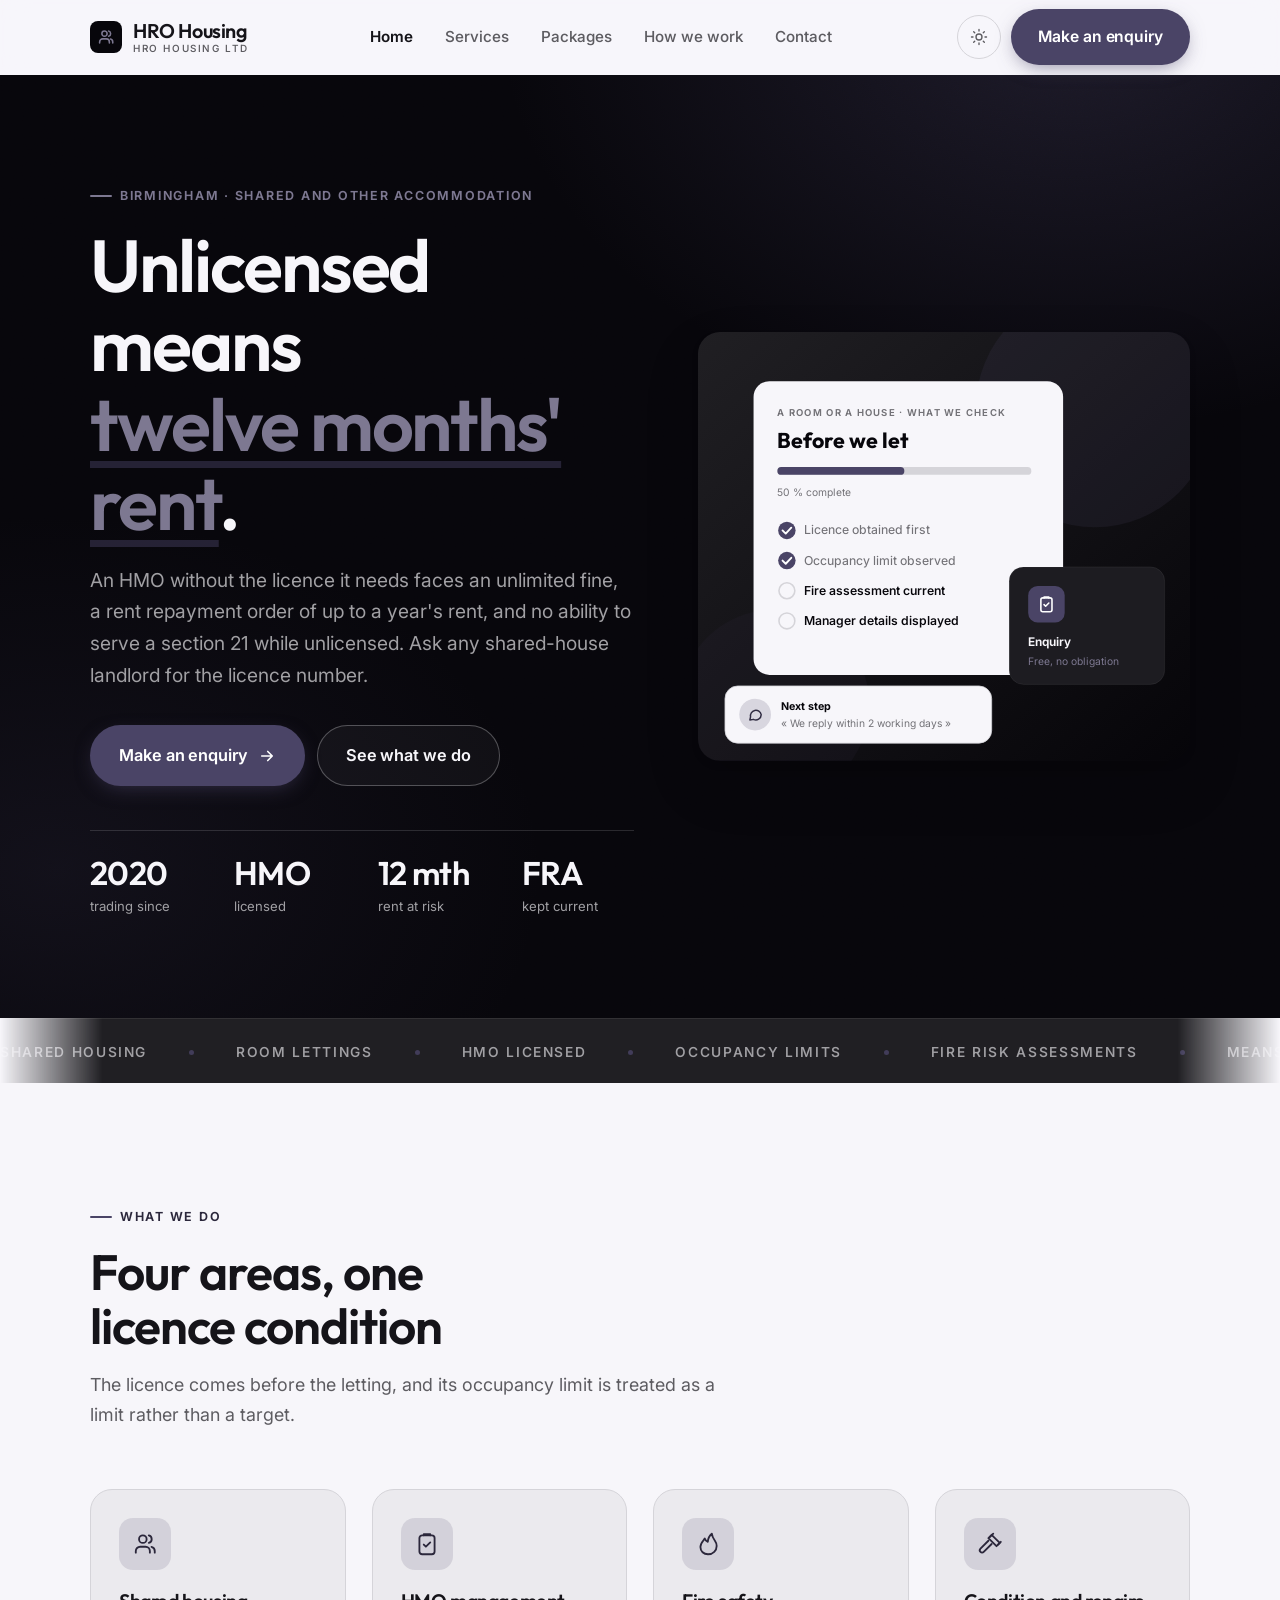
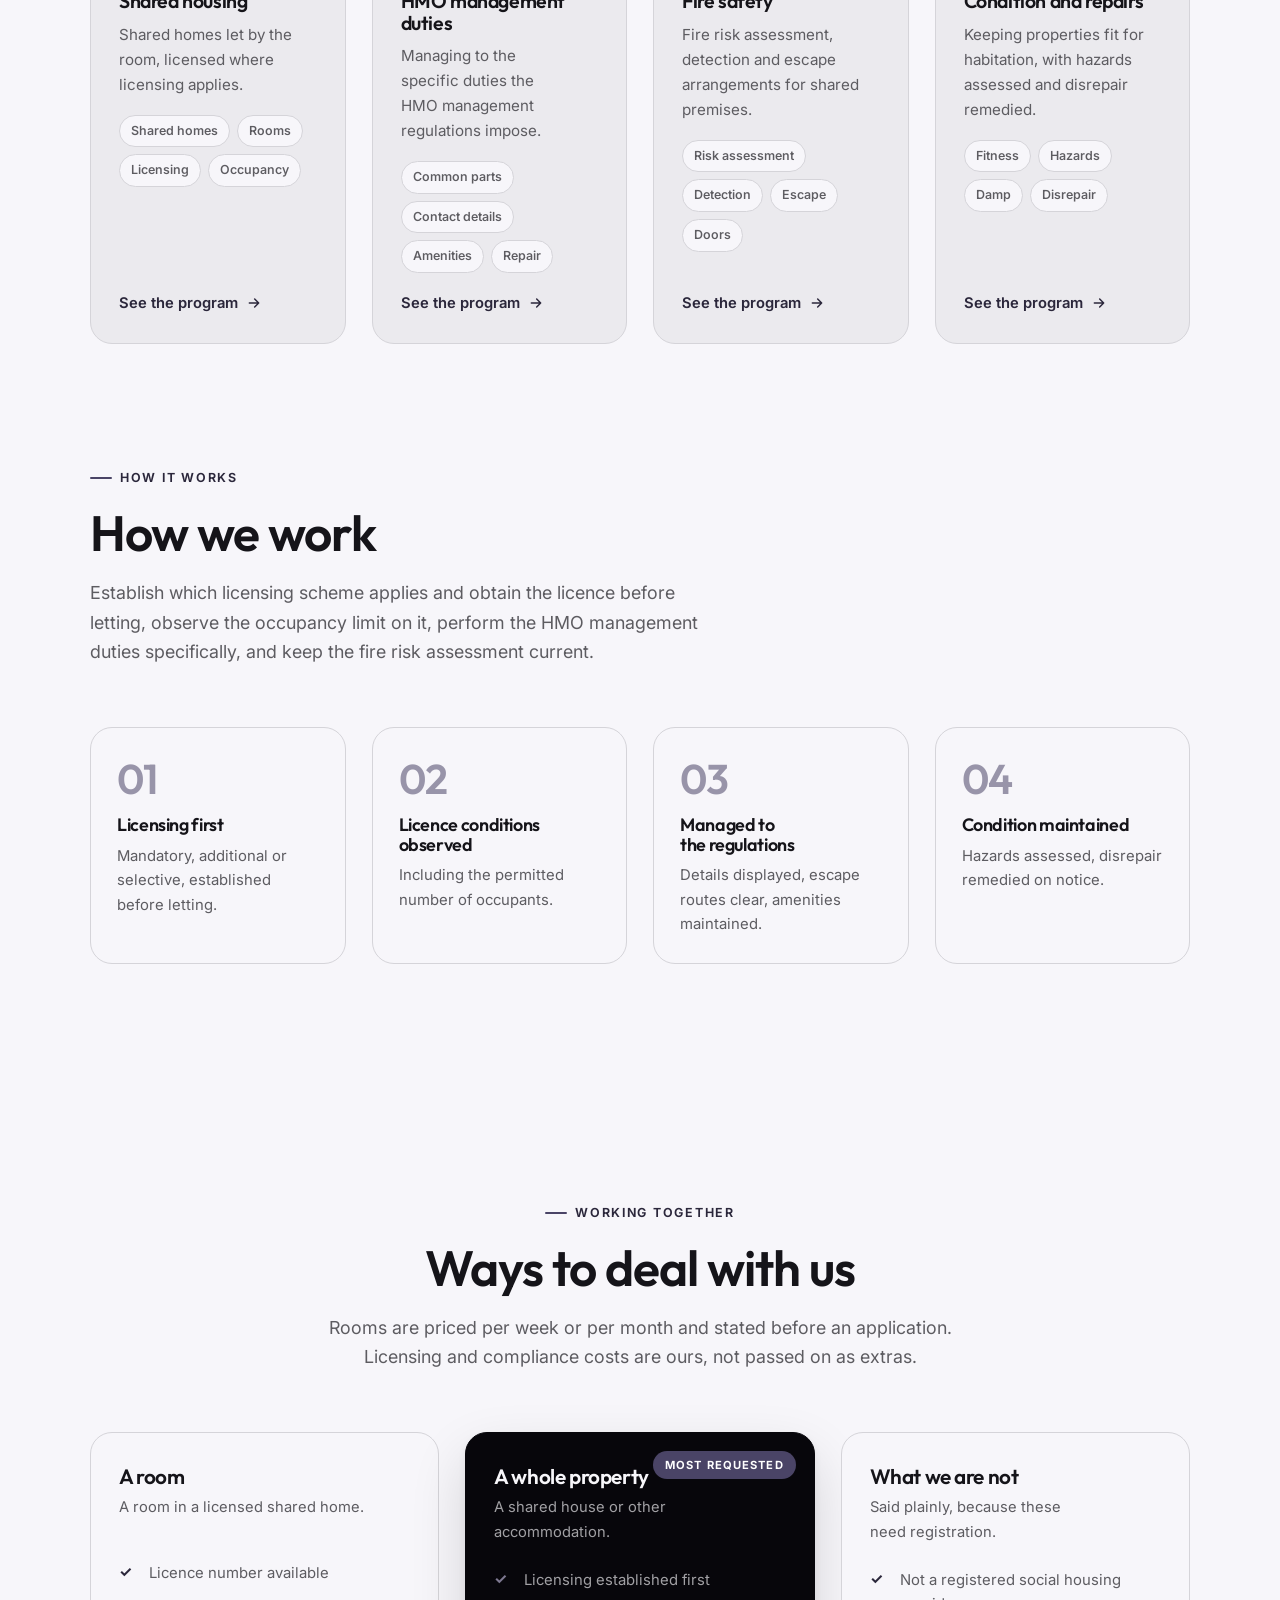
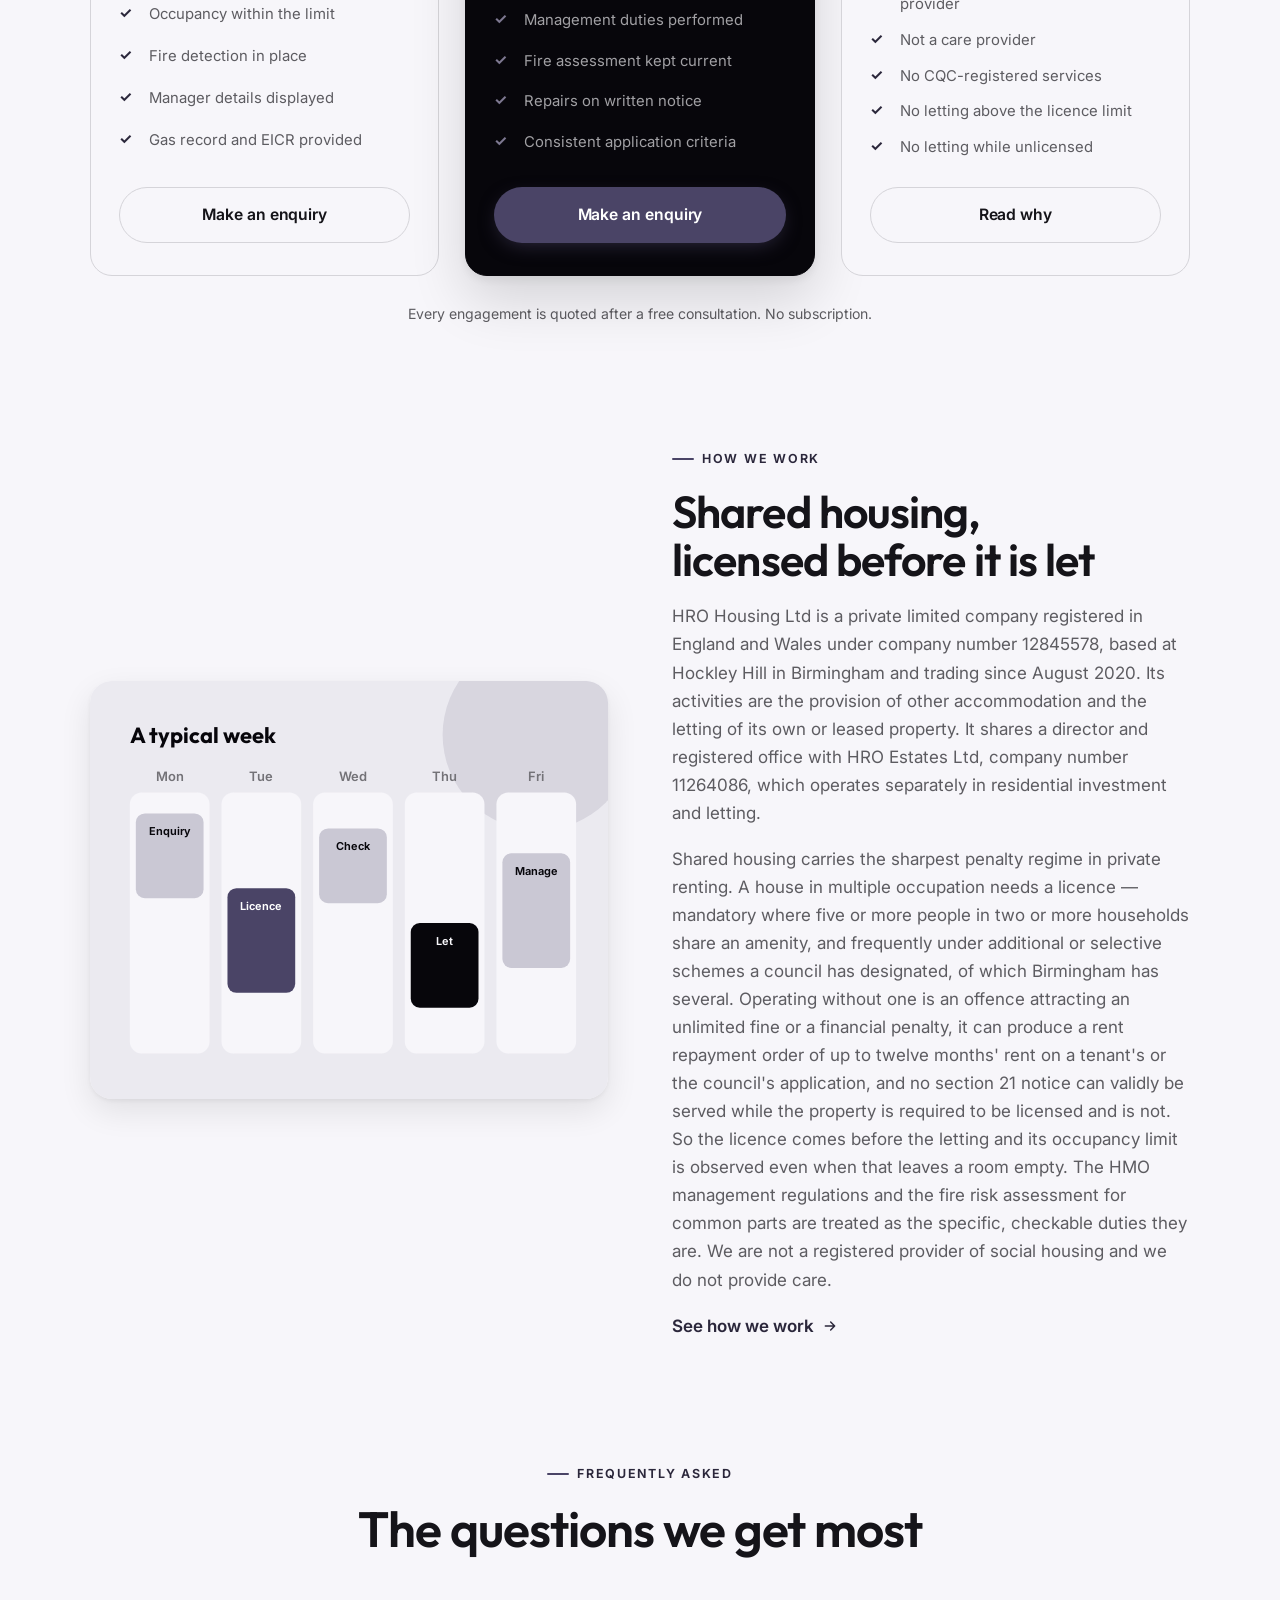
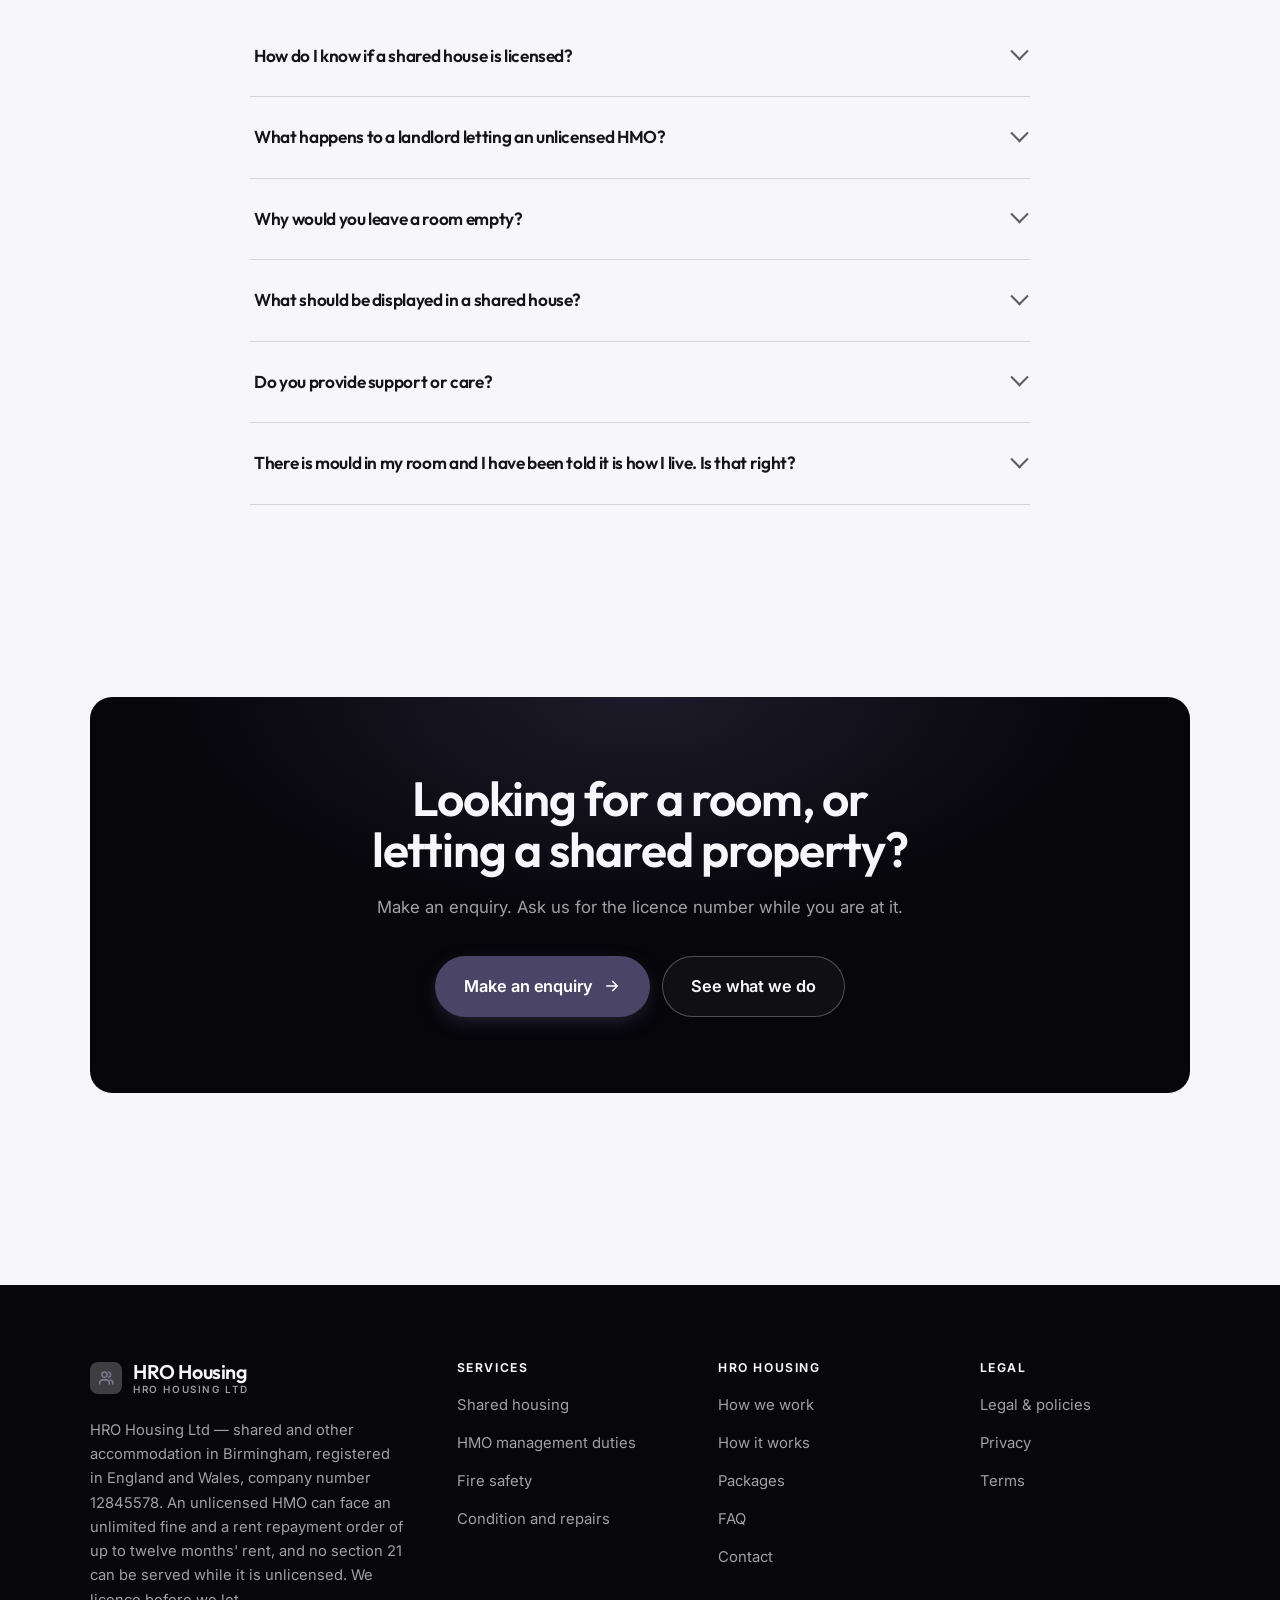
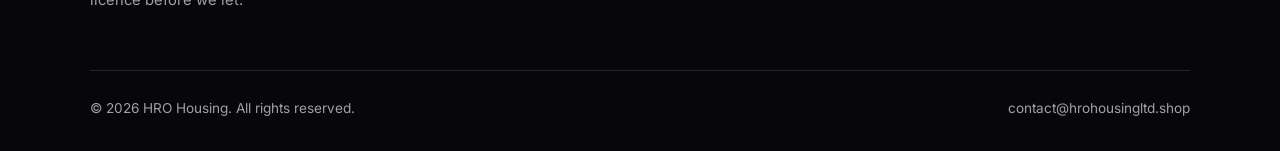
<file: index.html>
<!DOCTYPE html>
<html lang="en" class="no-js">
<head>
<meta charset="utf-8">
<meta name="viewport" content="width=device-width, initial-scale=1">
<title>HRO Housing Ltd — shared and other accommodation, Birmingham</title>
<meta name="description" content="HRO Housing Ltd, shared and other accommodation in Birmingham: licensed shared housing, room lettings, management and fire safety, and property condition.">
<link rel="canonical" href="https://hrohousingltd.shop/">

<meta property="og:type" content="website">
<meta property="og:url" content="https://hrohousingltd.shop/">
<meta property="og:site_name" content="HRO Housing">
<meta property="og:locale" content="en_US">
<meta property="og:title" content="HRO Housing Ltd — shared and other accommodation, Birmingham">
<meta property="og:description" content="HRO Housing Ltd, shared and other accommodation in Birmingham: licensed shared housing, room lettings, management and fire safety, and property condition.">
<meta name="theme-color" content="#07060b">

<link rel="icon" href="assets/img/favicon.svg" type="image/svg+xml">
<link rel="preconnect" href="https://fonts.googleapis.com">
<link rel="preconnect" href="https://fonts.gstatic.com" crossorigin>
<link rel="stylesheet" href="https://fonts.googleapis.com/css2?family=Outfit:wght@400;500;600;700&family=Inter:wght@400..700&display=swap">
<link rel="stylesheet" href="assets/css/style.css">

<!-- Thème appliqué avant le premier rendu (évite le flash) -->
<script>
document.documentElement.classList.remove('no-js');
(function(){try{var t=localStorage.getItem('site-theme');if(t){document.documentElement.setAttribute('data-theme',t);}}catch(e){}})();
</script>
<script type="application/ld+json">
{
  "@context": "https://schema.org",
  "@type": "Organization",
  "name": "HRO Housing",
  "url": "https://hrohousingltd.shop/",
  "email": "contact@hrohousingltd.shop",
  "description": "HRO Housing Ltd, shared and other accommodation in Birmingham: licensed shared housing, room lettings, management and fire safety, and property condition.",
  "areaServed": "US",
  "knowsLanguage": "en"
}
</script>
</head>

<body>
<a class="skip-link" href="#main">Skip to main content</a>

<header class="site-header">
  <nav class="wrap nav" aria-label="Main navigation">
    <a class="brand" href="index.html">
      <svg class="brand__mark" viewBox="0 0 64 64" aria-hidden="true">
        <rect class="bm-bg" width="64" height="64" rx="16"/>
        <g class="bm-ic" transform="translate(14 14) scale(1.5)" fill="none" stroke-width="2.1" stroke-linecap="round" stroke-linejoin="round"><path d="M16.5 20v-1.5a4 4 0 0 0-4-4h-5a4 4 0 0 0-4 4V20"/><circle cx="10" cy="7.5" r="3.5"/><path d="M21 20v-1.5a4 4 0 0 0-3-3.9M15.5 4.1a3.5 3.5 0 0 1 0 6.8"/></g>
      </svg>
      <span>HRO Housing<span class="brand__sub">HRO HOUSING LTD</span></span>
    </a>

    <ul class="nav__links" id="nav-links">
      <li><a href="index.html" aria-current="page">Home</a></li>
      <li><a href="programs.html">Services</a></li>
      <li><a href="index.html#pricing">Packages</a></li>
      <li><a href="about.html">How we work</a></li>
      <li><a href="contact.html">Contact</a></li>
      <li><a class="btn btn--primary" href="contact.html">Make an enquiry</a></li>
    </ul>

    <div class="nav__cta">
      <button class="theme-toggle" type="button" aria-label="Switch to dark theme">
        <svg class="icon-sun" viewBox="0 0 24 24" fill="none" stroke="currentColor" stroke-width="1.8" stroke-linecap="round" aria-hidden="true"><circle cx="12" cy="12" r="4"/><path d="M12 2v2m0 16v2M2 12h2m16 0h2M4.9 4.9l1.4 1.4m11.4 11.4 1.4 1.4M19.1 4.9l-1.4 1.4M6.3 17.7l-1.4 1.4"/></svg>
        <svg class="icon-moon" viewBox="0 0 24 24" fill="none" stroke="currentColor" stroke-width="1.8" stroke-linecap="round" stroke-linejoin="round" aria-hidden="true"><path d="M21 12.8A9 9 0 1 1 11.2 3a7 7 0 0 0 9.8 9.8z"/></svg>
      </button>
      <a class="btn btn--primary" href="contact.html">Make an enquiry</a>
      <button class="nav__toggle" type="button" aria-expanded="false" aria-controls="nav-links" aria-label="Open menu">
        <svg class="icon-open" viewBox="0 0 24 24" fill="none" stroke="currentColor" stroke-width="2" stroke-linecap="round" aria-hidden="true"><path d="M3 6h18M3 12h18M3 18h18"/></svg>
        <svg class="icon-close" viewBox="0 0 24 24" fill="none" stroke="currentColor" stroke-width="2" stroke-linecap="round" aria-hidden="true"><path d="M6 6l12 12M18 6L6 18"/></svg>
      </button>
    </div>
  </nav>
</header>

<main id="main">

<section class="hero">
  <div class="wrap hero__inner">
    <div>
      <span class="eyebrow hero__eyebrow">Birmingham · Shared and other accommodation</span>
      <h1>Unlicensed means<br> <em>twelve months' rent</em>.</h1>
      <p class="hero__lede">An HMO without the licence it needs faces an unlimited fine, a rent repayment order of up to a year's rent, and no ability to serve a section 21 while unlicensed. Ask any shared-house landlord for the licence number.</p>

      <div class="hero__actions">
        <a class="btn btn--primary btn--lg" href="contact.html">Make an enquiry <svg viewBox="0 0 24 24" fill="none" stroke="currentColor" stroke-width="2.2" stroke-linecap="round" stroke-linejoin="round" aria-hidden="true"><path d="M5 12h14M13 6l6 6-6 6"/></svg></a>
        <a class="btn btn--on-dark btn--lg" href="programs.html">See what we do</a>
      </div>

      <ul class="hero__proof">
        <li><span class="stat__num">2020</span><span class="stat__label">trading since</span></li>
        <li><span class="stat__num">HMO</span><span class="stat__label">licensed</span></li>
        <li><span class="stat__num">12 mth</span><span class="stat__label">rent at risk</span></li>
        <li><span class="stat__num">FRA</span><span class="stat__label">kept current</span></li>
      </ul>
    </div>

    <div class="hero__art">
      <svg viewBox="0 0 620 540" role="img" aria-label="What HRO Housing checks before letting, from the HMO licence to the fire risk assessment.">
        <defs>
          <linearGradient id="hbg" x1="0" y1="0" x2="1" y2="1">
            <stop offset="0" stop-color="#201f23"/><stop offset="1" stop-color="#060509"/>
          </linearGradient>
        </defs>
        <rect width="620" height="540" rx="22" fill="url(#hbg)"/>
        <circle cx="500" cy="96" r="150" fill="#4a4466" opacity=".16"/>
        <circle cx="96" cy="470" r="120" fill="#4a4466" opacity=".08"/>

        <g style="font-family: var(--font-body)">
          <!-- Carte programme -->
          <rect x="70" y="62" width="390" height="370" rx="20" fill="#f7f6fa"/>
          <text x="100" y="106" font-size="12" font-weight="650" letter-spacing="1.6" fill="#737277">A ROOM OR A HOUSE · WHAT WE CHECK</text>
          <text x="100" y="146" font-size="27" font-weight="700" fill="#07060b" style="font-family: var(--font-display)">Before we let</text>
          <rect x="100" y="170" width="320" height="10" rx="5" fill="#d5d4d9"/>
          <rect x="100" y="170" width="160" height="10" rx="5" fill="#4a4466"/>
          <text x="100" y="206" font-size="13" fill="#737277">50 % complete</text>
          <circle cx="112" cy="250" r="11" fill="#4a4466"/><path d="M106.5 250l4 4 7-7.5" fill="none" stroke="#ffffff" stroke-width="2.4" stroke-linecap="round" stroke-linejoin="round"/><text x="134" y="255" font-size="15.5" fill="#737277" font-weight="450">Licence obtained first</text>
          <circle cx="112" cy="288" r="11" fill="#4a4466"/><path d="M106.5 288l4 4 7-7.5" fill="none" stroke="#ffffff" stroke-width="2.4" stroke-linecap="round" stroke-linejoin="round"/><text x="134" y="293" font-size="15.5" fill="#737277" font-weight="450">Occupancy limit observed</text>
          <circle cx="112" cy="326" r="10" fill="none" stroke="#d5d4d9" stroke-width="2"/><text x="134" y="331" font-size="15.5" fill="#07060b" font-weight="560">Fire assessment current</text>
          <circle cx="112" cy="364" r="10" fill="none" stroke="#d5d4d9" stroke-width="2"/><text x="134" y="369" font-size="15.5" fill="#07060b" font-weight="560">Manager details displayed</text>

          <!-- Carte séance -->
          <rect x="392" y="296" width="196" height="148" rx="18" fill="#1d1c21" stroke="#ffffff" stroke-opacity=".08"/>
          <rect x="416" y="320" width="46" height="46" rx="12" fill="#4a4466"/>
          <g transform="translate(427 331)" fill="none" stroke="#ffffff" color="#ffffff" stroke-width="2" stroke-linecap="round" stroke-linejoin="round"><rect x="5" y="4" width="14" height="17.5" rx="2.5"/><path d="M9 4V3h6v1M9 12.5l2 2 4-4"/></g>
          <text x="416" y="396" font-size="15" font-weight="650" fill="#f7f6fa">Enquiry</text>
          <text x="416" y="420" font-size="13" fill="#7d7891">Free, no obligation</text>

          <!-- Retour du coach -->
          <rect x="34" y="446" width="336" height="72" rx="16" fill="#f7f6fa" stroke="#d5d4d9"/>
          <circle cx="72" cy="482" r="20" fill="#d8d6df"/>
          <g transform="translate(62 472) scale(.84)" fill="none" stroke="#302c42" stroke-width="2.2" stroke-linecap="round" stroke-linejoin="round"><path d="M21 12a8 8 0 0 1-11.6 7.1L4 20l1-4.6A8 8 0 1 1 21 12z"/></g>
          <text x="104" y="476" font-size="13.5" font-weight="700" fill="#07060b">Next step</text>
          <text x="104" y="498" font-size="13" fill="#737277">« We reply within 2 working days »</text>
        </g>
      </svg>
    </div>
  </div>
</section>

<div class="marquee" aria-hidden="true">
  <div class="marquee__track"><span>Shared housing</span><span>Room lettings</span><span>HMO licensed</span><span>Occupancy limits</span><span>Fire risk assessments</span><span>Means of escape</span><span>Common parts maintained</span><span>Manager details displayed</span><span>Gas and EICR</span><span>Not a care provider</span><span>Shared housing</span><span>Room lettings</span><span>HMO licensed</span><span>Occupancy limits</span><span>Fire risk assessments</span><span>Means of escape</span><span>Common parts maintained</span><span>Manager details displayed</span><span>Gas and EICR</span><span>Not a care provider</span></div>
</div>

<section class="section wrap" id="programs">
  <div class="section-head reveal">
    <span class="eyebrow">What we do</span>
    <h2>Four areas, one licence condition</h2>
    <p>The licence comes before the letting, and its occupancy limit is treated as a limit rather than a target.</p>
  </div>
  <div class="grid grid--4 reveal-group">
    <a class="card" href="programs.html#shared">
      <div class="card__icon"><svg viewBox="0 0 24 24" fill="none" stroke="currentColor" stroke-width="1.7" stroke-linecap="round" stroke-linejoin="round" aria-hidden="true"><path d="M16.5 20v-1.5a4 4 0 0 0-4-4h-5a4 4 0 0 0-4 4V20"/><circle cx="10" cy="7.5" r="3.5"/><path d="M21 20v-1.5a4 4 0 0 0-3-3.9M15.5 4.1a3.5 3.5 0 0 1 0 6.8"/></svg></div>
      <h3>Shared housing</h3>
      <p>Shared homes let by the room, licensed where licensing applies.</p>
      <ul class="tags"><li>Shared homes</li><li>Rooms</li><li>Licensing</li><li>Occupancy</li></ul>
      <span class="arrow-link">See the program <svg viewBox="0 0 24 24" fill="none" stroke="currentColor" stroke-width="2.2" stroke-linecap="round" stroke-linejoin="round" aria-hidden="true"><path d="M5 12h14M13 6l6 6-6 6"/></svg></span>
    </a>
    <a class="card" href="programs.html#management">
      <div class="card__icon"><svg viewBox="0 0 24 24" fill="none" stroke="currentColor" stroke-width="1.7" stroke-linecap="round" stroke-linejoin="round" aria-hidden="true"><rect x="5" y="4" width="14" height="17.5" rx="2.5"/><path d="M9 4V3h6v1M9 12.5l2 2 4-4"/></svg></div>
      <h3>HMO management duties</h3>
      <p>Managing to the specific duties the HMO management regulations impose.</p>
      <ul class="tags"><li>Common parts</li><li>Contact details</li><li>Amenities</li><li>Repair</li></ul>
      <span class="arrow-link">See the program <svg viewBox="0 0 24 24" fill="none" stroke="currentColor" stroke-width="2.2" stroke-linecap="round" stroke-linejoin="round" aria-hidden="true"><path d="M5 12h14M13 6l6 6-6 6"/></svg></span>
    </a>
    <a class="card" href="programs.html#fire">
      <div class="card__icon"><svg viewBox="0 0 24 24" fill="none" stroke="currentColor" stroke-width="1.7" stroke-linecap="round" stroke-linejoin="round" aria-hidden="true"><path d="M12 21.5c-4 0-7-2.8-7-6.7 0-3.4 2.4-5.6 4-7.8.6 1.6 1.6 2.6 2.8 3 .2-3.1 1.4-5.6 3.7-7.5.3 3 1.6 4.8 3 6.7 1.1 1.5 1.5 3 1.5 4.6 0 4.2-3.3 7.7-8 7.7z"/></svg></div>
      <h3>Fire safety</h3>
      <p>Fire risk assessment, detection and escape arrangements for shared premises.</p>
      <ul class="tags"><li>Risk assessment</li><li>Detection</li><li>Escape</li><li>Doors</li></ul>
      <span class="arrow-link">See the program <svg viewBox="0 0 24 24" fill="none" stroke="currentColor" stroke-width="2.2" stroke-linecap="round" stroke-linejoin="round" aria-hidden="true"><path d="M5 12h14M13 6l6 6-6 6"/></svg></span>
    </a>
    <a class="card" href="programs.html#condition">
      <div class="card__icon"><svg viewBox="0 0 24 24" fill="none" stroke="currentColor" stroke-width="1.7" stroke-linecap="round" stroke-linejoin="round" aria-hidden="true"><path d="M13.5 3.5 21 11l-3 3-7.5-7.5z"/><path d="M10.5 9 3.2 16.3a2.1 2.1 0 0 0 3 3L13.5 12"/><path d="M15 2.5 12 5.5M19.5 12.5 22 10"/></svg></div>
      <h3>Condition and repairs</h3>
      <p>Keeping properties fit for habitation, with hazards assessed and disrepair remedied.</p>
      <ul class="tags"><li>Fitness</li><li>Hazards</li><li>Damp</li><li>Disrepair</li></ul>
      <span class="arrow-link">See the program <svg viewBox="0 0 24 24" fill="none" stroke="currentColor" stroke-width="2.2" stroke-linecap="round" stroke-linejoin="round" aria-hidden="true"><path d="M5 12h14M13 6l6 6-6 6"/></svg></span>
    </a>
  </div>
</section>

<section class="section section--flush wrap" id="how-it-works">
  <div class="section-head reveal">
    <span class="eyebrow">How it works</span>
    <h2>How we work</h2>
    <p>Establish which licensing scheme applies and obtain the licence before letting, observe the occupancy limit on it, perform the HMO management duties specifically, and keep the fire risk assessment current.</p>
  </div>
  <div class="grid grid--4 steps reveal-group">
    <article class="step">
      <h3>Licensing first</h3>
      <p>Mandatory, additional or selective, established before letting.</p>
    </article>
    <article class="step">
      <h3>Licence conditions observed</h3>
      <p>Including the permitted number of occupants.</p>
    </article>
    <article class="step">
      <h3>Managed to the regulations</h3>
      <p>Details displayed, escape routes clear, amenities maintained.</p>
    </article>
    <article class="step">
      <h3>Condition maintained</h3>
      <p>Hazards assessed, disrepair remedied on notice.</p>
    </article>
  </div>
</section>

<section class="section wrap" id="pricing">
  <div class="section-head section-head--center reveal">
    <span class="eyebrow">Working together</span>
    <h2>Ways to deal with us</h2>
    <p>Rooms are priced per week or per month and stated before an application. Licensing and compliance costs are ours, not passed on as extras.</p>
  </div>
  <div class="grid grid--3 plans reveal-group">
    <article class="plan">
      
      <h3>A room</h3>
      <p class="plan__desc">A room in a licensed shared home.</p>
      
      <ul class="plan__features">
        <li>Licence number available</li>
        <li>Occupancy within the limit</li>
        <li>Fire detection in place</li>
        <li>Manager details displayed</li>
        <li>Gas record and EICR provided</li>
      </ul>
      <a class="btn btn--ghost btn--block" href="contact.html">Make an enquiry</a>
    </article>
    <article class="plan plan--featured">
      <span class="plan__tag">Most requested</span>
      <h3>A whole property</h3>
      <p class="plan__desc">A shared house or other accommodation.</p>
      
      <ul class="plan__features">
        <li>Licensing established first</li>
        <li>Management duties performed</li>
        <li>Fire assessment kept current</li>
        <li>Repairs on written notice</li>
        <li>Consistent application criteria</li>
      </ul>
      <a class="btn btn--primary btn--block" href="contact.html">Make an enquiry</a>
    </article>
    <article class="plan">
      
      <h3>What we are not</h3>
      <p class="plan__desc">Said plainly, because these need registration.</p>
      
      <ul class="plan__features">
        <li>Not a registered social housing provider</li>
        <li>Not a care provider</li>
        <li>No CQC-registered services</li>
        <li>No letting above the licence limit</li>
        <li>No letting while unlicensed</li>
      </ul>
      <a class="btn btn--ghost btn--block" href="contact.html">Read why</a>
    </article>
  </div>
  <p class="plans-note">Every engagement is quoted after a free consultation. No subscription.</p>
</section>

<section class="section section--flush wrap">
  <div class="split reveal">
    <div class="split__art">
      <svg viewBox="0 0 520 420" role="img" aria-label="Example of a typical week: Enquiry, Licence, Check, Let, Manage.">
        <rect width="520" height="420" rx="20" fill="#ebeaf0"/>
        <circle cx="450" cy="54" r="96" fill="#4a4466" opacity=".12"/>
        <g style="font-family: var(--font-body)">
        <text x="40" y="62" font-size="22" font-weight="700" fill="#07060b" style="font-family: var(--font-display)">A typical week</text>
        <text x="80" y="100" text-anchor="middle" font-size="13" font-weight="600" fill="#737277">Mon</text>
        <rect x="40" y="112" width="80" height="262" rx="12" fill="#f7f6fa"/>
        <rect x="46" y="133" width="68" height="85" rx="9" fill="#cac8d4"/>
        <text x="80" y="155" text-anchor="middle" font-size="11" font-weight="650" fill="#07060b">Enquiry</text>
        <text x="172" y="100" text-anchor="middle" font-size="13" font-weight="600" fill="#737277">Tue</text>
        <rect x="132" y="112" width="80" height="262" rx="12" fill="#f7f6fa"/>
        <rect x="138" y="208" width="68" height="105" rx="9" fill="#4a4466"/>
        <text x="172" y="230" text-anchor="middle" font-size="11" font-weight="650" fill="#ffffff">Licence</text>
        <text x="264" y="100" text-anchor="middle" font-size="13" font-weight="600" fill="#737277">Wed</text>
        <rect x="224" y="112" width="80" height="262" rx="12" fill="#f7f6fa"/>
        <rect x="230" y="148" width="68" height="75" rx="9" fill="#cac8d4"/>
        <text x="264" y="170" text-anchor="middle" font-size="11" font-weight="650" fill="#07060b">Check</text>
        <text x="356" y="100" text-anchor="middle" font-size="13" font-weight="600" fill="#737277">Thu</text>
        <rect x="316" y="112" width="80" height="262" rx="12" fill="#f7f6fa"/>
        <rect x="322" y="243" width="68" height="85" rx="9" fill="#07060b"/>
        <text x="356" y="265" text-anchor="middle" font-size="11" font-weight="650" fill="#f7f6fa">Let</text>
        <text x="448" y="100" text-anchor="middle" font-size="13" font-weight="600" fill="#737277">Fri</text>
        <rect x="408" y="112" width="80" height="262" rx="12" fill="#f7f6fa"/>
        <rect x="414" y="173" width="68" height="115" rx="9" fill="#cac8d4"/>
        <text x="448" y="195" text-anchor="middle" font-size="11" font-weight="650" fill="#07060b">Manage</text>
        </g>
      </svg>
    </div>
    <div>
      <span class="eyebrow">How we work</span>
      <h2>Shared housing, licensed before it is let</h2>
      <p>HRO Housing Ltd is a private limited company registered in England and Wales under company number 12845578, based at Hockley Hill in Birmingham and trading since August 2020. Its activities are the provision of other accommodation and the letting of its own or leased property. It shares a director and registered office with HRO Estates Ltd, company number 11264086, which operates separately in residential investment and letting.</p>
      <p>Shared housing carries the sharpest penalty regime in private renting. A house in multiple occupation needs a licence — mandatory where five or more people in two or more households share an amenity, and frequently under additional or selective schemes a council has designated, of which Birmingham has several. Operating without one is an offence attracting an unlimited fine or a financial penalty, it can produce a rent repayment order of up to twelve months' rent on a tenant's or the council's application, and no section 21 notice can validly be served while the property is required to be licensed and is not. So the licence comes before the letting and its occupancy limit is observed even when that leaves a room empty. The HMO management regulations and the fire risk assessment for common parts are treated as the specific, checkable duties they are. We are not a registered provider of social housing and we do not provide care.</p>
      <p><a class="arrow-link" href="about.html">See how we work <svg viewBox="0 0 24 24" fill="none" stroke="currentColor" stroke-width="2.2" stroke-linecap="round" stroke-linejoin="round" aria-hidden="true"><path d="M5 12h14M13 6l6 6-6 6"/></svg></a></p>
    </div>
  </div>
</section>

<section class="section section--flush wrap" id="faq">
  <div class="section-head section-head--center reveal">
    <span class="eyebrow">Frequently asked</span>
    <h2>The questions we get most</h2>
  </div>
  <div class="faq reveal">
    <details>
      <summary>How do I know if a shared house is licensed?</summary>
      <p>Ask for the licence number and the issuing authority, and check it against the council's public register. Mandatory licensing applies at five or more occupants in two or more households sharing an amenity, and councils operate additional and selective schemes on top — Birmingham has designated areas. A landlord who cannot produce a licence number for a licensable property has a serious problem.</p>
    </details>
    <details>
      <summary>What happens to a landlord letting an unlicensed HMO?</summary>
      <p>Potentially a great deal. It is an offence carrying an unlimited fine on conviction or a financial penalty from the council, a rent repayment order can require repayment of up to twelve months' rent on the application of a tenant or the authority, and no section 21 notice can be served while the property should be licensed and is not. It is the heaviest exposure in the sector.</p>
    </details>
    <details>
      <summary>Why would you leave a room empty?</summary>
      <p>Because the licence states the maximum number of occupants and that is a condition, not a guideline. Exceeding it breaches the licence and risks the whole regime above. An empty room costs us rent; letting it in breach would cost considerably more and would also mean the house is more crowded than it was assessed as safe for.</p>
    </details>
    <details>
      <summary>What should be displayed in a shared house?</summary>
      <p>The manager's name, address and contact details, which the HMO management regulations require to be displayed in the property. Those regulations also require means of escape to be kept clear and in order, fire precautions maintained, and water, gas, electricity and common parts kept in repair and working order. If none of that is visible, it is worth asking why.</p>
    </details>
    <details>
      <summary>Do you provide support or care?</summary>
      <p>No. We provide accommodation. We are not a registered provider of social housing, which is a separate registration we do not hold and do not claim, and we do not provide care services — anything requiring registration with the Care Quality Commission is neither provided nor arranged by us. Where accommodation is provided with support, the requirements applying to that are complied with.</p>
    </details>
    <details>
      <summary>There is mould in my room and I have been told it is how I live. Is that right?</summary>
      <p>Usually not, and it is not an answer we give. Fitness for human habitation is a continuing obligation and damp normally has a building cause — ventilation, insulation, a defect, or overcrowding relative to what the property can take. Report it in writing so the timeline is documented, and we will look for the cause rather than start with your behaviour.</p>
    </details>
  </div>
</section>

<section class="wrap section--tight">
  <div class="cta-band reveal">
    <h2>Looking for a room, or letting a shared property?</h2>
    <p>Make an enquiry. Ask us for the licence number while you are at it.</p>
    <div class="hero__actions">
      <a class="btn btn--primary btn--lg" href="contact.html">Make an enquiry <svg viewBox="0 0 24 24" fill="none" stroke="currentColor" stroke-width="2.2" stroke-linecap="round" stroke-linejoin="round" aria-hidden="true"><path d="M5 12h14M13 6l6 6-6 6"/></svg></a>
      <a class="btn btn--on-dark btn--lg" href="programs.html">See what we do</a>
    </div>
  </div>
</section>

</main>

<footer class="site-footer">
  <div class="wrap">
    <div class="footer__grid">
      <div class="footer__brand">
        <a class="brand" href="index.html">
          <svg class="brand__mark" viewBox="0 0 64 64" aria-hidden="true">
        <rect class="bm-bg" width="64" height="64" rx="16"/>
        <g class="bm-ic" transform="translate(14 14) scale(1.5)" fill="none" stroke-width="2.1" stroke-linecap="round" stroke-linejoin="round"><path d="M16.5 20v-1.5a4 4 0 0 0-4-4h-5a4 4 0 0 0-4 4V20"/><circle cx="10" cy="7.5" r="3.5"/><path d="M21 20v-1.5a4 4 0 0 0-3-3.9M15.5 4.1a3.5 3.5 0 0 1 0 6.8"/></g>
      </svg>
          <span>HRO Housing<span class="brand__sub">HRO HOUSING LTD</span></span>
        </a>
        <p>HRO Housing Ltd — shared and other accommodation in Birmingham, registered in England and Wales, company number 12845578. An unlicensed HMO can face an unlimited fine and a rent repayment order of up to twelve months' rent, and no section 21 can be served while it is unlicensed. We licence before we let.</p>
      </div>

      <div class="footer__col">
        <h4>Services</h4>
        <ul>
          <li><a href="programs.html#shared">Shared housing</a></li>
          <li><a href="programs.html#management">HMO management duties</a></li>
          <li><a href="programs.html#fire">Fire safety</a></li>
          <li><a href="programs.html#condition">Condition and repairs</a></li>
        </ul>
      </div>

      <div class="footer__col">
        <h4>HRO Housing</h4>
        <ul>
          <li><a href="about.html">How we work</a></li>
          <li><a href="index.html#how-it-works">How it works</a></li>
          <li><a href="index.html#pricing">Packages</a></li>
          <li><a href="index.html#faq">FAQ</a></li>
          <li><a href="contact.html">Contact</a></li>
        </ul>
      </div>

      <div class="footer__col">
        <h4>Legal</h4>
        <ul>
          <li><a href="legal.html">Legal &amp; policies</a></li>
          <li><a href="legal.html#privacy">Privacy</a></li>
          <li><a href="legal.html#terms">Terms</a></li>
        </ul>
      </div>
    </div>

    <div class="footer__bottom">
      <p>© <span data-year>2026</span> HRO Housing. All rights reserved.</p>
      <p><a href="mailto:contact@hrohousingltd.shop">contact@hrohousingltd.shop</a></p>
    </div>
  </div>
</footer>

<script src="assets/js/main.js" defer></script>
</body>
</html>
</file>
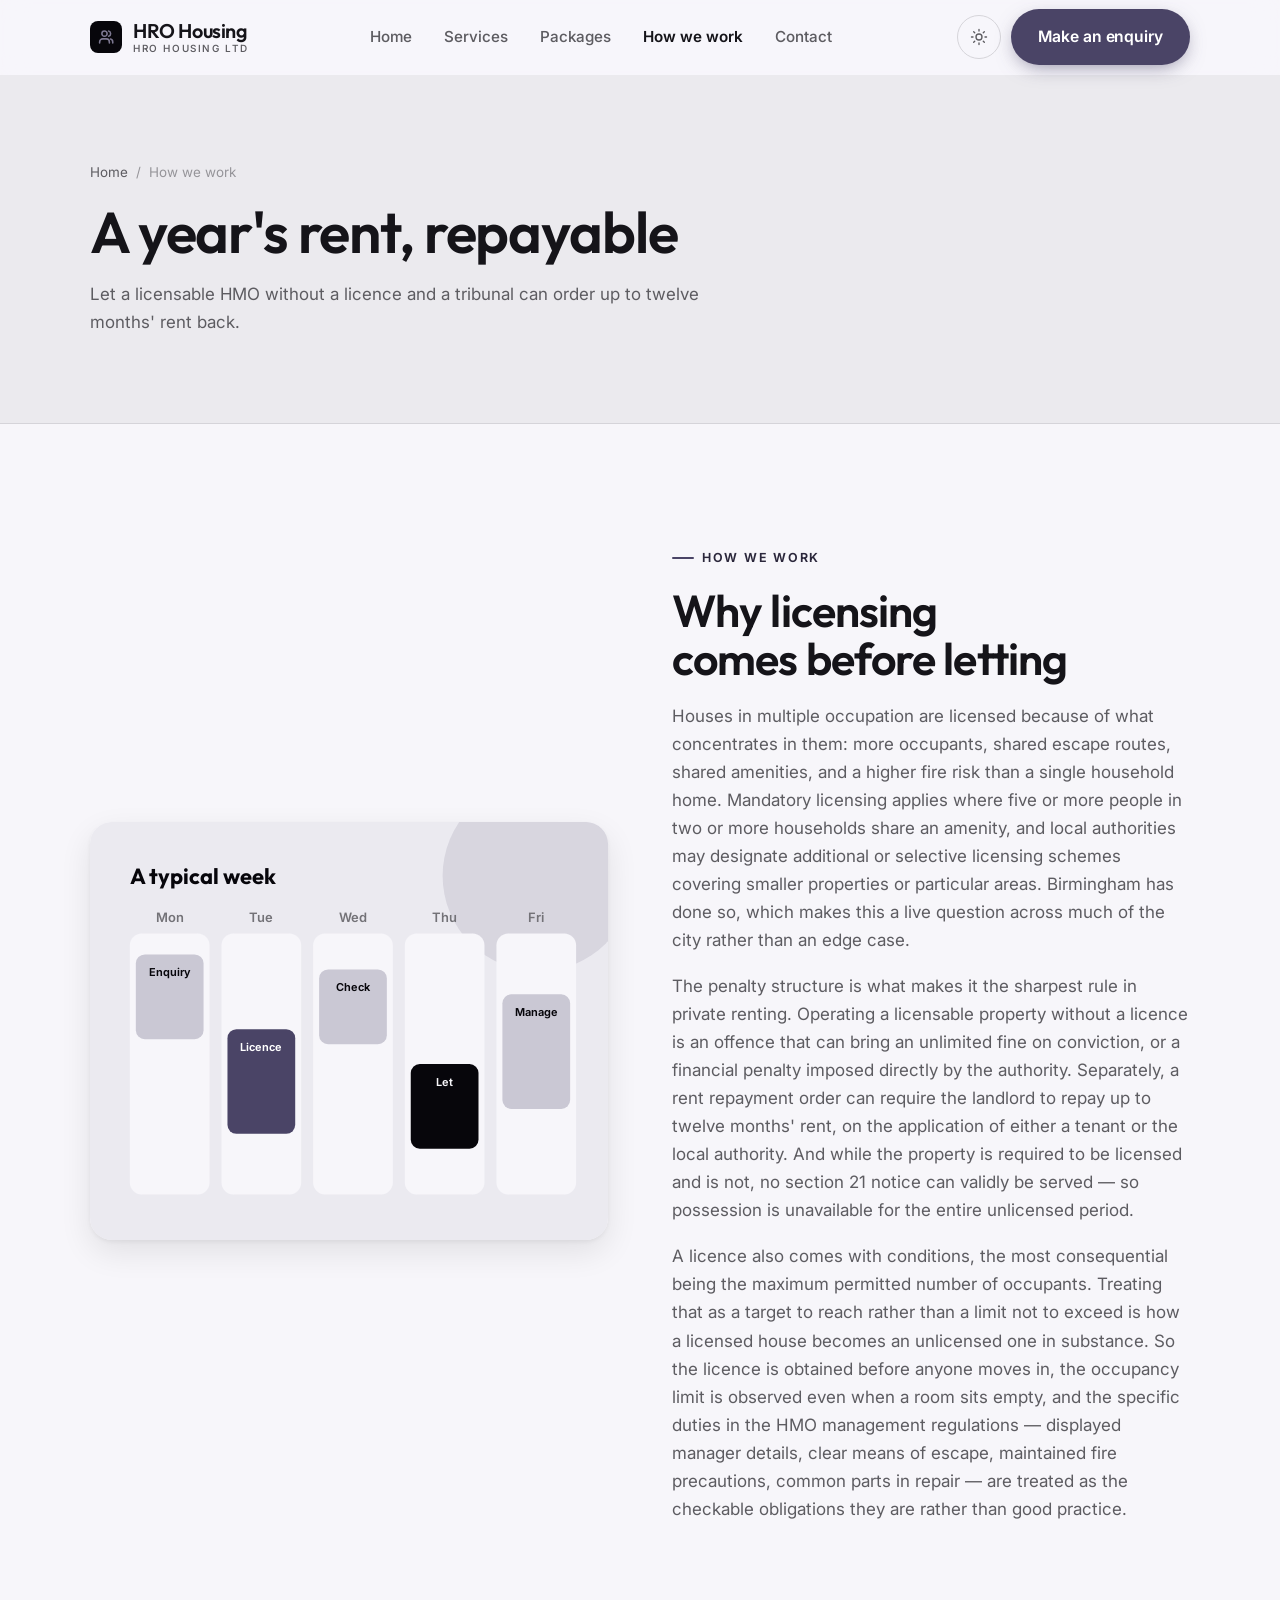
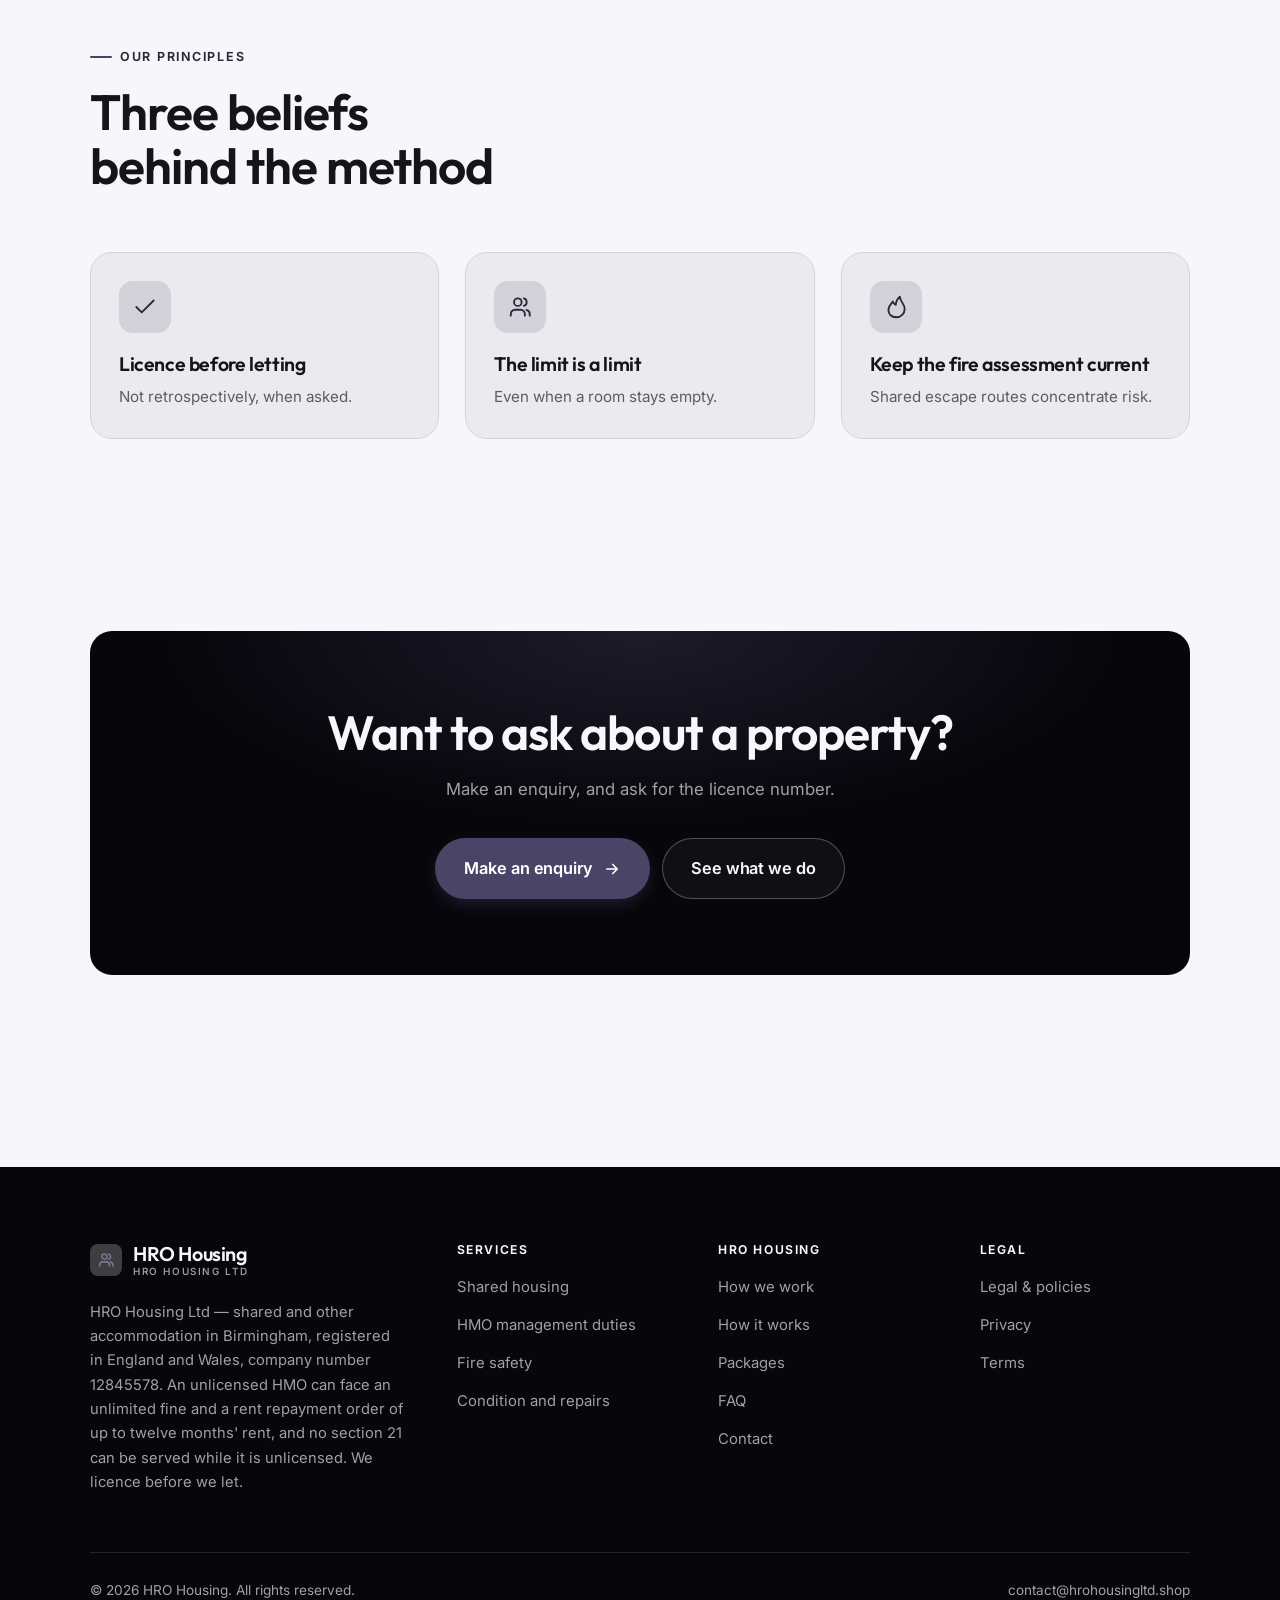
<file: about.html>
<!DOCTYPE html>
<html lang="en" class="no-js">
<head>
<meta charset="utf-8">
<meta name="viewport" content="width=device-width, initial-scale=1">
<title>How we work — HRO Housing</title>
<meta name="description" content="About HRO Housing Ltd, shared and other accommodation in Birmingham since 2020, company number 12845578.">
<link rel="canonical" href="https://hrohousingltd.shop/about.html">

<meta property="og:type" content="website">
<meta property="og:url" content="https://hrohousingltd.shop/about.html">
<meta property="og:site_name" content="HRO Housing">
<meta property="og:locale" content="en_US">
<meta property="og:title" content="How we work — HRO Housing">
<meta property="og:description" content="About HRO Housing Ltd, shared and other accommodation in Birmingham since 2020, company number 12845578.">
<meta name="theme-color" content="#07060b">

<link rel="icon" href="assets/img/favicon.svg" type="image/svg+xml">
<link rel="preconnect" href="https://fonts.googleapis.com">
<link rel="preconnect" href="https://fonts.gstatic.com" crossorigin>
<link rel="stylesheet" href="https://fonts.googleapis.com/css2?family=Outfit:wght@400;500;600;700&family=Inter:wght@400..700&display=swap">
<link rel="stylesheet" href="assets/css/style.css">

<!-- Thème appliqué avant le premier rendu (évite le flash) -->
<script>
document.documentElement.classList.remove('no-js');
(function(){try{var t=localStorage.getItem('site-theme');if(t){document.documentElement.setAttribute('data-theme',t);}}catch(e){}})();
</script>
</head>

<body>
<a class="skip-link" href="#main">Skip to main content</a>

<header class="site-header">
  <nav class="wrap nav" aria-label="Main navigation">
    <a class="brand" href="index.html">
      <svg class="brand__mark" viewBox="0 0 64 64" aria-hidden="true">
        <rect class="bm-bg" width="64" height="64" rx="16"/>
        <g class="bm-ic" transform="translate(14 14) scale(1.5)" fill="none" stroke-width="2.1" stroke-linecap="round" stroke-linejoin="round"><path d="M16.5 20v-1.5a4 4 0 0 0-4-4h-5a4 4 0 0 0-4 4V20"/><circle cx="10" cy="7.5" r="3.5"/><path d="M21 20v-1.5a4 4 0 0 0-3-3.9M15.5 4.1a3.5 3.5 0 0 1 0 6.8"/></g>
      </svg>
      <span>HRO Housing<span class="brand__sub">HRO HOUSING LTD</span></span>
    </a>

    <ul class="nav__links" id="nav-links">
      <li><a href="index.html">Home</a></li>
      <li><a href="programs.html">Services</a></li>
      <li><a href="index.html#pricing">Packages</a></li>
      <li><a href="about.html" aria-current="page">How we work</a></li>
      <li><a href="contact.html">Contact</a></li>
      <li><a class="btn btn--primary" href="contact.html">Make an enquiry</a></li>
    </ul>

    <div class="nav__cta">
      <button class="theme-toggle" type="button" aria-label="Switch to dark theme">
        <svg class="icon-sun" viewBox="0 0 24 24" fill="none" stroke="currentColor" stroke-width="1.8" stroke-linecap="round" aria-hidden="true"><circle cx="12" cy="12" r="4"/><path d="M12 2v2m0 16v2M2 12h2m16 0h2M4.9 4.9l1.4 1.4m11.4 11.4 1.4 1.4M19.1 4.9l-1.4 1.4M6.3 17.7l-1.4 1.4"/></svg>
        <svg class="icon-moon" viewBox="0 0 24 24" fill="none" stroke="currentColor" stroke-width="1.8" stroke-linecap="round" stroke-linejoin="round" aria-hidden="true"><path d="M21 12.8A9 9 0 1 1 11.2 3a7 7 0 0 0 9.8 9.8z"/></svg>
      </button>
      <a class="btn btn--primary" href="contact.html">Make an enquiry</a>
      <button class="nav__toggle" type="button" aria-expanded="false" aria-controls="nav-links" aria-label="Open menu">
        <svg class="icon-open" viewBox="0 0 24 24" fill="none" stroke="currentColor" stroke-width="2" stroke-linecap="round" aria-hidden="true"><path d="M3 6h18M3 12h18M3 18h18"/></svg>
        <svg class="icon-close" viewBox="0 0 24 24" fill="none" stroke="currentColor" stroke-width="2" stroke-linecap="round" aria-hidden="true"><path d="M6 6l12 12M18 6L6 18"/></svg>
      </button>
    </div>
  </nav>
</header>

<main id="main">

<section class="page-head">
  <div class="wrap">
    <nav class="breadcrumb" aria-label="Breadcrumb">
      <a href="index.html">Home</a><span>/</span><span aria-current="page">How we work</span>
    </nav>
    <h1>A year's rent, repayable</h1>
    <p>Let a licensable HMO without a licence and a tribunal can order up to twelve months' rent back.</p>
  </div>
</section>

<section class="section wrap">
  <div class="split reveal">
    <div class="split__art">
      <svg viewBox="0 0 520 420" role="img" aria-label="Example of a typical week: Enquiry, Licence, Check, Let, Manage.">
        <rect width="520" height="420" rx="20" fill="#ebeaf0"/>
        <circle cx="450" cy="54" r="96" fill="#4a4466" opacity=".12"/>
        <g style="font-family: var(--font-body)">
        <text x="40" y="62" font-size="22" font-weight="700" fill="#07060b" style="font-family: var(--font-display)">A typical week</text>
        <text x="80" y="100" text-anchor="middle" font-size="13" font-weight="600" fill="#737277">Mon</text>
        <rect x="40" y="112" width="80" height="262" rx="12" fill="#f7f6fa"/>
        <rect x="46" y="133" width="68" height="85" rx="9" fill="#cac8d4"/>
        <text x="80" y="155" text-anchor="middle" font-size="11" font-weight="650" fill="#07060b">Enquiry</text>
        <text x="172" y="100" text-anchor="middle" font-size="13" font-weight="600" fill="#737277">Tue</text>
        <rect x="132" y="112" width="80" height="262" rx="12" fill="#f7f6fa"/>
        <rect x="138" y="208" width="68" height="105" rx="9" fill="#4a4466"/>
        <text x="172" y="230" text-anchor="middle" font-size="11" font-weight="650" fill="#ffffff">Licence</text>
        <text x="264" y="100" text-anchor="middle" font-size="13" font-weight="600" fill="#737277">Wed</text>
        <rect x="224" y="112" width="80" height="262" rx="12" fill="#f7f6fa"/>
        <rect x="230" y="148" width="68" height="75" rx="9" fill="#cac8d4"/>
        <text x="264" y="170" text-anchor="middle" font-size="11" font-weight="650" fill="#07060b">Check</text>
        <text x="356" y="100" text-anchor="middle" font-size="13" font-weight="600" fill="#737277">Thu</text>
        <rect x="316" y="112" width="80" height="262" rx="12" fill="#f7f6fa"/>
        <rect x="322" y="243" width="68" height="85" rx="9" fill="#07060b"/>
        <text x="356" y="265" text-anchor="middle" font-size="11" font-weight="650" fill="#f7f6fa">Let</text>
        <text x="448" y="100" text-anchor="middle" font-size="13" font-weight="600" fill="#737277">Fri</text>
        <rect x="408" y="112" width="80" height="262" rx="12" fill="#f7f6fa"/>
        <rect x="414" y="173" width="68" height="115" rx="9" fill="#cac8d4"/>
        <text x="448" y="195" text-anchor="middle" font-size="11" font-weight="650" fill="#07060b">Manage</text>
        </g>
      </svg>
    </div>
    <div>
      <span class="eyebrow">How we work</span>
      <h2>Why licensing comes before letting</h2>
      <p>Houses in multiple occupation are licensed because of what concentrates in them: more occupants, shared escape routes, shared amenities, and a higher fire risk than a single household home. Mandatory licensing applies where five or more people in two or more households share an amenity, and local authorities may designate additional or selective licensing schemes covering smaller properties or particular areas. Birmingham has done so, which makes this a live question across much of the city rather than an edge case.</p>
      <p>The penalty structure is what makes it the sharpest rule in private renting. Operating a licensable property without a licence is an offence that can bring an unlimited fine on conviction, or a financial penalty imposed directly by the authority. Separately, a rent repayment order can require the landlord to repay up to twelve months' rent, on the application of either a tenant or the local authority. And while the property is required to be licensed and is not, no section 21 notice can validly be served — so possession is unavailable for the entire unlicensed period.</p>
      <p>A licence also comes with conditions, the most consequential being the maximum permitted number of occupants. Treating that as a target to reach rather than a limit not to exceed is how a licensed house becomes an unlicensed one in substance. So the licence is obtained before anyone moves in, the occupancy limit is observed even when a room sits empty, and the specific duties in the HMO management regulations — displayed manager details, clear means of escape, maintained fire precautions, common parts in repair — are treated as the checkable obligations they are rather than good practice.</p>
      <!--
        TO DO: add a short introduction of the coach (name, real background),
        with a photo if possible. Do not invent credentials — see README.md.
      -->
    </div>
  </div>
</section>

<section class="section section--flush wrap">
  <div class="section-head reveal">
    <span class="eyebrow">Our principles</span>
    <h2>Three beliefs behind the method</h2>
  </div>
  <div class="grid grid--3 reveal-group">
    <article class="card">
      <div class="card__icon"><svg viewBox="0 0 24 24" fill="none" stroke="currentColor" stroke-width="1.7" stroke-linecap="round" stroke-linejoin="round" aria-hidden="true"><path d="M20 6 9 17l-5-5"/></svg></div>
      <h3>Licence before letting</h3>
      <p>Not retrospectively, when asked.</p>
    </article>
    <article class="card">
      <div class="card__icon"><svg viewBox="0 0 24 24" fill="none" stroke="currentColor" stroke-width="1.7" stroke-linecap="round" stroke-linejoin="round" aria-hidden="true"><path d="M16.5 20v-1.5a4 4 0 0 0-4-4h-5a4 4 0 0 0-4 4V20"/><circle cx="10" cy="7.5" r="3.5"/><path d="M21 20v-1.5a4 4 0 0 0-3-3.9M15.5 4.1a3.5 3.5 0 0 1 0 6.8"/></svg></div>
      <h3>The limit is a limit</h3>
      <p>Even when a room stays empty.</p>
    </article>
    <article class="card">
      <div class="card__icon"><svg viewBox="0 0 24 24" fill="none" stroke="currentColor" stroke-width="1.7" stroke-linecap="round" stroke-linejoin="round" aria-hidden="true"><path d="M12 21.5c-4 0-7-2.8-7-6.7 0-3.4 2.4-5.6 4-7.8.6 1.6 1.6 2.6 2.8 3 .2-3.1 1.4-5.6 3.7-7.5.3 3 1.6 4.8 3 6.7 1.1 1.5 1.5 3 1.5 4.6 0 4.2-3.3 7.7-8 7.7z"/></svg></div>
      <h3>Keep the fire assessment current</h3>
      <p>Shared escape routes concentrate risk.</p>
    </article>
  </div>
</section>

<section class="wrap section--tight">
  <div class="cta-band reveal">
    <h2>Want to ask about a property?</h2>
    <p>Make an enquiry, and ask for the licence number.</p>
    <div class="hero__actions">
      <a class="btn btn--primary btn--lg" href="contact.html">Make an enquiry <svg viewBox="0 0 24 24" fill="none" stroke="currentColor" stroke-width="2.2" stroke-linecap="round" stroke-linejoin="round" aria-hidden="true"><path d="M5 12h14M13 6l6 6-6 6"/></svg></a>
      <a class="btn btn--on-dark btn--lg" href="programs.html">See what we do</a>
    </div>
  </div>
</section>

</main>

<footer class="site-footer">
  <div class="wrap">
    <div class="footer__grid">
      <div class="footer__brand">
        <a class="brand" href="index.html">
          <svg class="brand__mark" viewBox="0 0 64 64" aria-hidden="true">
        <rect class="bm-bg" width="64" height="64" rx="16"/>
        <g class="bm-ic" transform="translate(14 14) scale(1.5)" fill="none" stroke-width="2.1" stroke-linecap="round" stroke-linejoin="round"><path d="M16.5 20v-1.5a4 4 0 0 0-4-4h-5a4 4 0 0 0-4 4V20"/><circle cx="10" cy="7.5" r="3.5"/><path d="M21 20v-1.5a4 4 0 0 0-3-3.9M15.5 4.1a3.5 3.5 0 0 1 0 6.8"/></g>
      </svg>
          <span>HRO Housing<span class="brand__sub">HRO HOUSING LTD</span></span>
        </a>
        <p>HRO Housing Ltd — shared and other accommodation in Birmingham, registered in England and Wales, company number 12845578. An unlicensed HMO can face an unlimited fine and a rent repayment order of up to twelve months' rent, and no section 21 can be served while it is unlicensed. We licence before we let.</p>
      </div>

      <div class="footer__col">
        <h4>Services</h4>
        <ul>
          <li><a href="programs.html#shared">Shared housing</a></li>
          <li><a href="programs.html#management">HMO management duties</a></li>
          <li><a href="programs.html#fire">Fire safety</a></li>
          <li><a href="programs.html#condition">Condition and repairs</a></li>
        </ul>
      </div>

      <div class="footer__col">
        <h4>HRO Housing</h4>
        <ul>
          <li><a href="about.html">How we work</a></li>
          <li><a href="index.html#how-it-works">How it works</a></li>
          <li><a href="index.html#pricing">Packages</a></li>
          <li><a href="index.html#faq">FAQ</a></li>
          <li><a href="contact.html">Contact</a></li>
        </ul>
      </div>

      <div class="footer__col">
        <h4>Legal</h4>
        <ul>
          <li><a href="legal.html">Legal &amp; policies</a></li>
          <li><a href="legal.html#privacy">Privacy</a></li>
          <li><a href="legal.html#terms">Terms</a></li>
        </ul>
      </div>
    </div>

    <div class="footer__bottom">
      <p>© <span data-year>2026</span> HRO Housing. All rights reserved.</p>
      <p><a href="mailto:contact@hrohousingltd.shop">contact@hrohousingltd.shop</a></p>
    </div>
  </div>
</footer>

<script src="assets/js/main.js" defer></script>
</body>
</html>
</file>
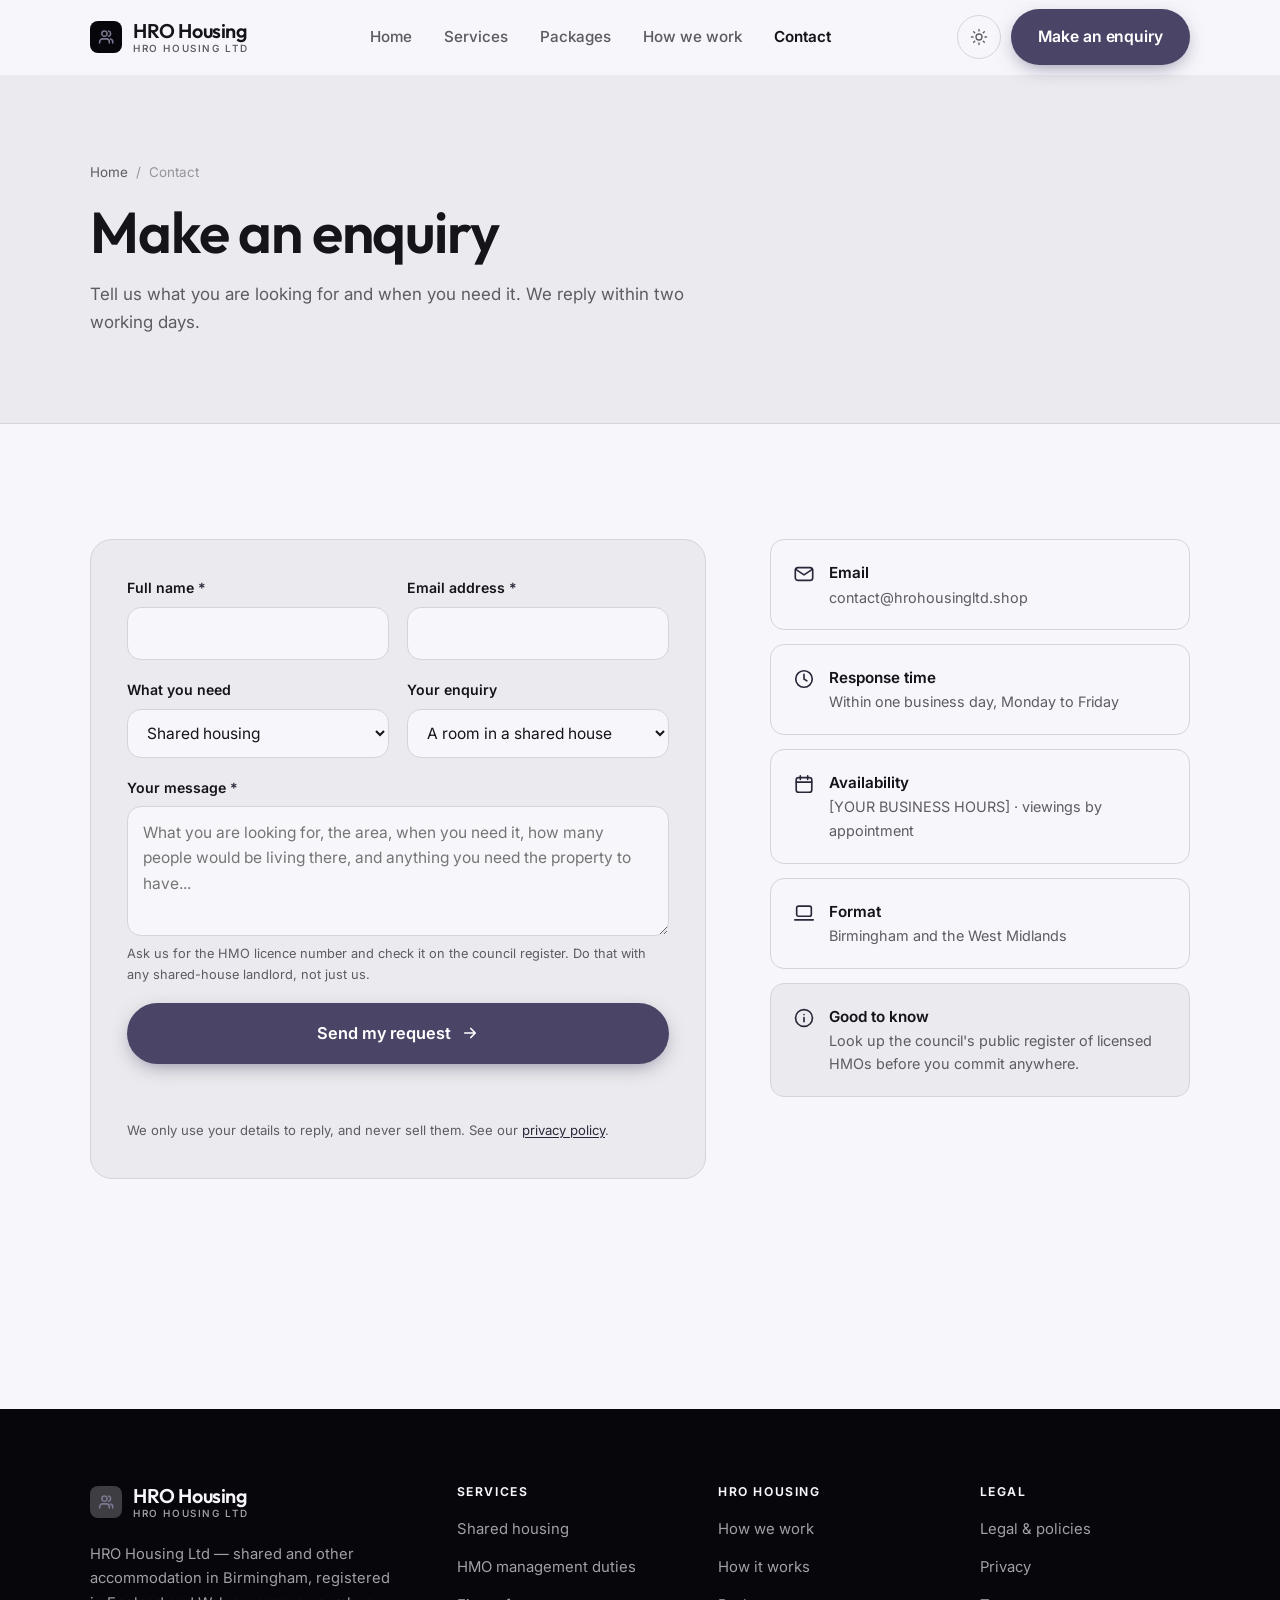
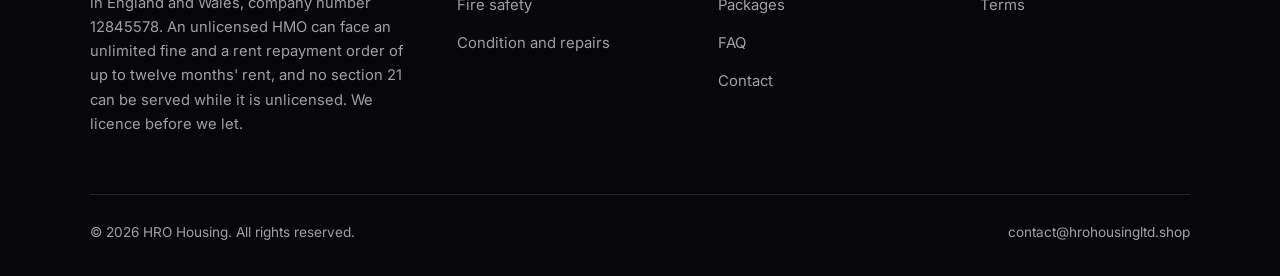
<file: contact.html>
<!DOCTYPE html>
<html lang="en" class="no-js">
<head>
<meta charset="utf-8">
<meta name="viewport" content="width=device-width, initial-scale=1">
<title>Contact — HRO Housing</title>
<meta name="description" content="Contact HRO Housing Ltd in Birmingham about a room or shared property. We reply within two working days.">
<link rel="canonical" href="https://hrohousingltd.shop/contact.html">

<meta property="og:type" content="website">
<meta property="og:url" content="https://hrohousingltd.shop/contact.html">
<meta property="og:site_name" content="HRO Housing">
<meta property="og:locale" content="en_US">
<meta property="og:title" content="Contact — HRO Housing">
<meta property="og:description" content="Contact HRO Housing Ltd in Birmingham about a room or shared property. We reply within two working days.">
<meta name="theme-color" content="#07060b">

<link rel="icon" href="assets/img/favicon.svg" type="image/svg+xml">
<link rel="preconnect" href="https://fonts.googleapis.com">
<link rel="preconnect" href="https://fonts.gstatic.com" crossorigin>
<link rel="stylesheet" href="https://fonts.googleapis.com/css2?family=Outfit:wght@400;500;600;700&family=Inter:wght@400..700&display=swap">
<link rel="stylesheet" href="assets/css/style.css">

<!-- Thème appliqué avant le premier rendu (évite le flash) -->
<script>
document.documentElement.classList.remove('no-js');
(function(){try{var t=localStorage.getItem('site-theme');if(t){document.documentElement.setAttribute('data-theme',t);}}catch(e){}})();
</script>
</head>

<body>
<a class="skip-link" href="#main">Skip to main content</a>

<header class="site-header">
  <nav class="wrap nav" aria-label="Main navigation">
    <a class="brand" href="index.html">
      <svg class="brand__mark" viewBox="0 0 64 64" aria-hidden="true">
        <rect class="bm-bg" width="64" height="64" rx="16"/>
        <g class="bm-ic" transform="translate(14 14) scale(1.5)" fill="none" stroke-width="2.1" stroke-linecap="round" stroke-linejoin="round"><path d="M16.5 20v-1.5a4 4 0 0 0-4-4h-5a4 4 0 0 0-4 4V20"/><circle cx="10" cy="7.5" r="3.5"/><path d="M21 20v-1.5a4 4 0 0 0-3-3.9M15.5 4.1a3.5 3.5 0 0 1 0 6.8"/></g>
      </svg>
      <span>HRO Housing<span class="brand__sub">HRO HOUSING LTD</span></span>
    </a>

    <ul class="nav__links" id="nav-links">
      <li><a href="index.html">Home</a></li>
      <li><a href="programs.html">Services</a></li>
      <li><a href="index.html#pricing">Packages</a></li>
      <li><a href="about.html">How we work</a></li>
      <li><a href="contact.html" aria-current="page">Contact</a></li>
      <li><a class="btn btn--primary" href="contact.html">Make an enquiry</a></li>
    </ul>

    <div class="nav__cta">
      <button class="theme-toggle" type="button" aria-label="Switch to dark theme">
        <svg class="icon-sun" viewBox="0 0 24 24" fill="none" stroke="currentColor" stroke-width="1.8" stroke-linecap="round" aria-hidden="true"><circle cx="12" cy="12" r="4"/><path d="M12 2v2m0 16v2M2 12h2m16 0h2M4.9 4.9l1.4 1.4m11.4 11.4 1.4 1.4M19.1 4.9l-1.4 1.4M6.3 17.7l-1.4 1.4"/></svg>
        <svg class="icon-moon" viewBox="0 0 24 24" fill="none" stroke="currentColor" stroke-width="1.8" stroke-linecap="round" stroke-linejoin="round" aria-hidden="true"><path d="M21 12.8A9 9 0 1 1 11.2 3a7 7 0 0 0 9.8 9.8z"/></svg>
      </button>
      <a class="btn btn--primary" href="contact.html">Make an enquiry</a>
      <button class="nav__toggle" type="button" aria-expanded="false" aria-controls="nav-links" aria-label="Open menu">
        <svg class="icon-open" viewBox="0 0 24 24" fill="none" stroke="currentColor" stroke-width="2" stroke-linecap="round" aria-hidden="true"><path d="M3 6h18M3 12h18M3 18h18"/></svg>
        <svg class="icon-close" viewBox="0 0 24 24" fill="none" stroke="currentColor" stroke-width="2" stroke-linecap="round" aria-hidden="true"><path d="M6 6l12 12M18 6L6 18"/></svg>
      </button>
    </div>
  </nav>
</header>

<main id="main">

<section class="page-head">
  <div class="wrap">
    <nav class="breadcrumb" aria-label="Breadcrumb">
      <a href="index.html">Home</a><span>/</span><span aria-current="page">Contact</span>
    </nav>
    <h1>Make an enquiry</h1>
    <p>Tell us what you are looking for and when you need it. We reply within two working days.</p>
  </div>
</section>

<section class="section wrap">
  <div class="form-layout">

    <!--
      FORM: the action attribute holds a placeholder id. Create a free form at
      https://formspree.io and replace VOTRE_ID_FORMSPREE. Until then, the button
      opens the visitor's email app with a pre-filled message to contact@hrohousingltd.shop.
    -->
    <form class="form" id="contact-form" action="https://formspree.io/f/VOTRE_ID_FORMSPREE" method="POST"
          data-email="contact@hrohousingltd.shop" data-subject="Accommodation enquiry"
          data-msg-mail="Your email app will open with the message ready to send." data-msg-sending="Sending…"
          data-msg-ok="Thanks! Your message is on its way. We reply within one business day." data-msg-err="Sending failed. Please email us directly at">
      <div class="form__row">
        <div class="field">
          <label for="nom">Full name <span class="req" aria-hidden="true">*</span></label>
          <input type="text" id="nom" name="nom" autocomplete="name" required>
        </div>
        <div class="field">
          <label for="email">Email address <span class="req" aria-hidden="true">*</span></label>
          <input type="email" id="email" name="email" autocomplete="email" required>
        </div>
      </div>

      <div class="form__row">
        <div class="field">
          <label for="programme">What you need</label>
          <select id="programme" name="programme">
            <option>Shared housing</option>
            <option>HMO management duties</option>
            <option>Fire safety</option>
            <option>Condition and repairs</option>
            <option>Not sure yet</option>
          </select>
        </div>
        <div class="field">
          <label for="niveau">Your enquiry</label>
          <select id="niveau" name="niveau">
            <option>A room in a shared house</option>
            <option>A whole property</option>
            <option>An existing tenancy</option>
            <option>Something else</option>
          </select>
        </div>
      </div>

      <div class="field">
        <label for="message">Your message <span class="req" aria-hidden="true">*</span></label>
        <textarea id="message" name="message" required placeholder="What you are looking for, the area, when you need it, how many people would be living there, and anything you need the property to have..."></textarea>
        <span class="field__hint">Ask us for the HMO licence number and check it on the council register. Do that with any shared-house landlord, not just us.</span>
      </div>

      <!-- Bot trap: hidden from humans -->
      <div class="visually-hidden" aria-hidden="true">
        <label for="site-web">Leave this field empty</label>
        <input type="text" id="site-web" name="_gotcha" tabindex="-1" autocomplete="off">
      </div>

      <button class="btn btn--primary btn--lg" type="submit">Send my request <svg viewBox="0 0 24 24" fill="none" stroke="currentColor" stroke-width="2.2" stroke-linecap="round" stroke-linejoin="round" aria-hidden="true"><path d="M5 12h14M13 6l6 6-6 6"/></svg></button>

      <p id="form-status" class="form__status" role="status" aria-live="polite"></p>

      <p class="form__note">
        We only use your details to reply, and never sell them. See our <a href="legal.html#privacy">privacy policy</a>.
      </p>
    </form>

    <aside class="contact-aside">
      <div class="contact-card">
        <svg viewBox="0 0 24 24" fill="none" stroke="currentColor" stroke-width="1.8" stroke-linecap="round" stroke-linejoin="round" aria-hidden="true"><rect x="2.5" y="5" width="19" height="14" rx="3"/><path d="M3 7l9 6 9-6"/></svg>
        <div><b>Email</b><a href="mailto:contact@hrohousingltd.shop">contact@hrohousingltd.shop</a></div>
      </div>
      <div class="contact-card">
        <svg viewBox="0 0 24 24" fill="none" stroke="currentColor" stroke-width="1.8" stroke-linecap="round" stroke-linejoin="round" aria-hidden="true"><circle cx="12" cy="12" r="9"/><path d="M12 7v5l3.2 2"/></svg>
        <div><b>Response time</b><span>Within one business day, Monday to Friday</span></div>
      </div>
      <div class="contact-card">
        <svg viewBox="0 0 24 24" fill="none" stroke="currentColor" stroke-width="1.8" stroke-linecap="round" stroke-linejoin="round" aria-hidden="true"><rect x="3.5" y="5" width="17" height="16" rx="2.5"/><path d="M8 3v4M16 3v4M3.5 10h17"/></svg>
        <div><b>Availability</b><span>[YOUR BUSINESS HOURS] · viewings by appointment</span></div>
      </div>
      <div class="contact-card">
        <svg viewBox="0 0 24 24" fill="none" stroke="currentColor" stroke-width="1.8" stroke-linecap="round" stroke-linejoin="round" aria-hidden="true"><rect x="4" y="4.5" width="16" height="11" rx="2"/><path d="M2 19.5h20"/></svg>
        <div><b>Format</b><span>Birmingham and the West Midlands</span></div>
      </div>
      <div class="contact-card contact-card--soft">
        <svg viewBox="0 0 24 24" fill="none" stroke="currentColor" stroke-width="1.8" stroke-linecap="round" stroke-linejoin="round" aria-hidden="true"><circle cx="12" cy="12" r="9.2"/><path d="M12 16v-4.5M12 8.2v.1"/></svg>
        <div><b>Good to know</b><span>Look up the council's public register of licensed HMOs before you commit anywhere.</span></div>
      </div>
    </aside>

  </div>
</section>

</main>

<footer class="site-footer">
  <div class="wrap">
    <div class="footer__grid">
      <div class="footer__brand">
        <a class="brand" href="index.html">
          <svg class="brand__mark" viewBox="0 0 64 64" aria-hidden="true">
        <rect class="bm-bg" width="64" height="64" rx="16"/>
        <g class="bm-ic" transform="translate(14 14) scale(1.5)" fill="none" stroke-width="2.1" stroke-linecap="round" stroke-linejoin="round"><path d="M16.5 20v-1.5a4 4 0 0 0-4-4h-5a4 4 0 0 0-4 4V20"/><circle cx="10" cy="7.5" r="3.5"/><path d="M21 20v-1.5a4 4 0 0 0-3-3.9M15.5 4.1a3.5 3.5 0 0 1 0 6.8"/></g>
      </svg>
          <span>HRO Housing<span class="brand__sub">HRO HOUSING LTD</span></span>
        </a>
        <p>HRO Housing Ltd — shared and other accommodation in Birmingham, registered in England and Wales, company number 12845578. An unlicensed HMO can face an unlimited fine and a rent repayment order of up to twelve months' rent, and no section 21 can be served while it is unlicensed. We licence before we let.</p>
      </div>

      <div class="footer__col">
        <h4>Services</h4>
        <ul>
          <li><a href="programs.html#shared">Shared housing</a></li>
          <li><a href="programs.html#management">HMO management duties</a></li>
          <li><a href="programs.html#fire">Fire safety</a></li>
          <li><a href="programs.html#condition">Condition and repairs</a></li>
        </ul>
      </div>

      <div class="footer__col">
        <h4>HRO Housing</h4>
        <ul>
          <li><a href="about.html">How we work</a></li>
          <li><a href="index.html#how-it-works">How it works</a></li>
          <li><a href="index.html#pricing">Packages</a></li>
          <li><a href="index.html#faq">FAQ</a></li>
          <li><a href="contact.html">Contact</a></li>
        </ul>
      </div>

      <div class="footer__col">
        <h4>Legal</h4>
        <ul>
          <li><a href="legal.html">Legal &amp; policies</a></li>
          <li><a href="legal.html#privacy">Privacy</a></li>
          <li><a href="legal.html#terms">Terms</a></li>
        </ul>
      </div>
    </div>

    <div class="footer__bottom">
      <p>© <span data-year>2026</span> HRO Housing. All rights reserved.</p>
      <p><a href="mailto:contact@hrohousingltd.shop">contact@hrohousingltd.shop</a></p>
    </div>
  </div>
</footer>

<script src="assets/js/main.js" defer></script>
</body>
</html>
</file>
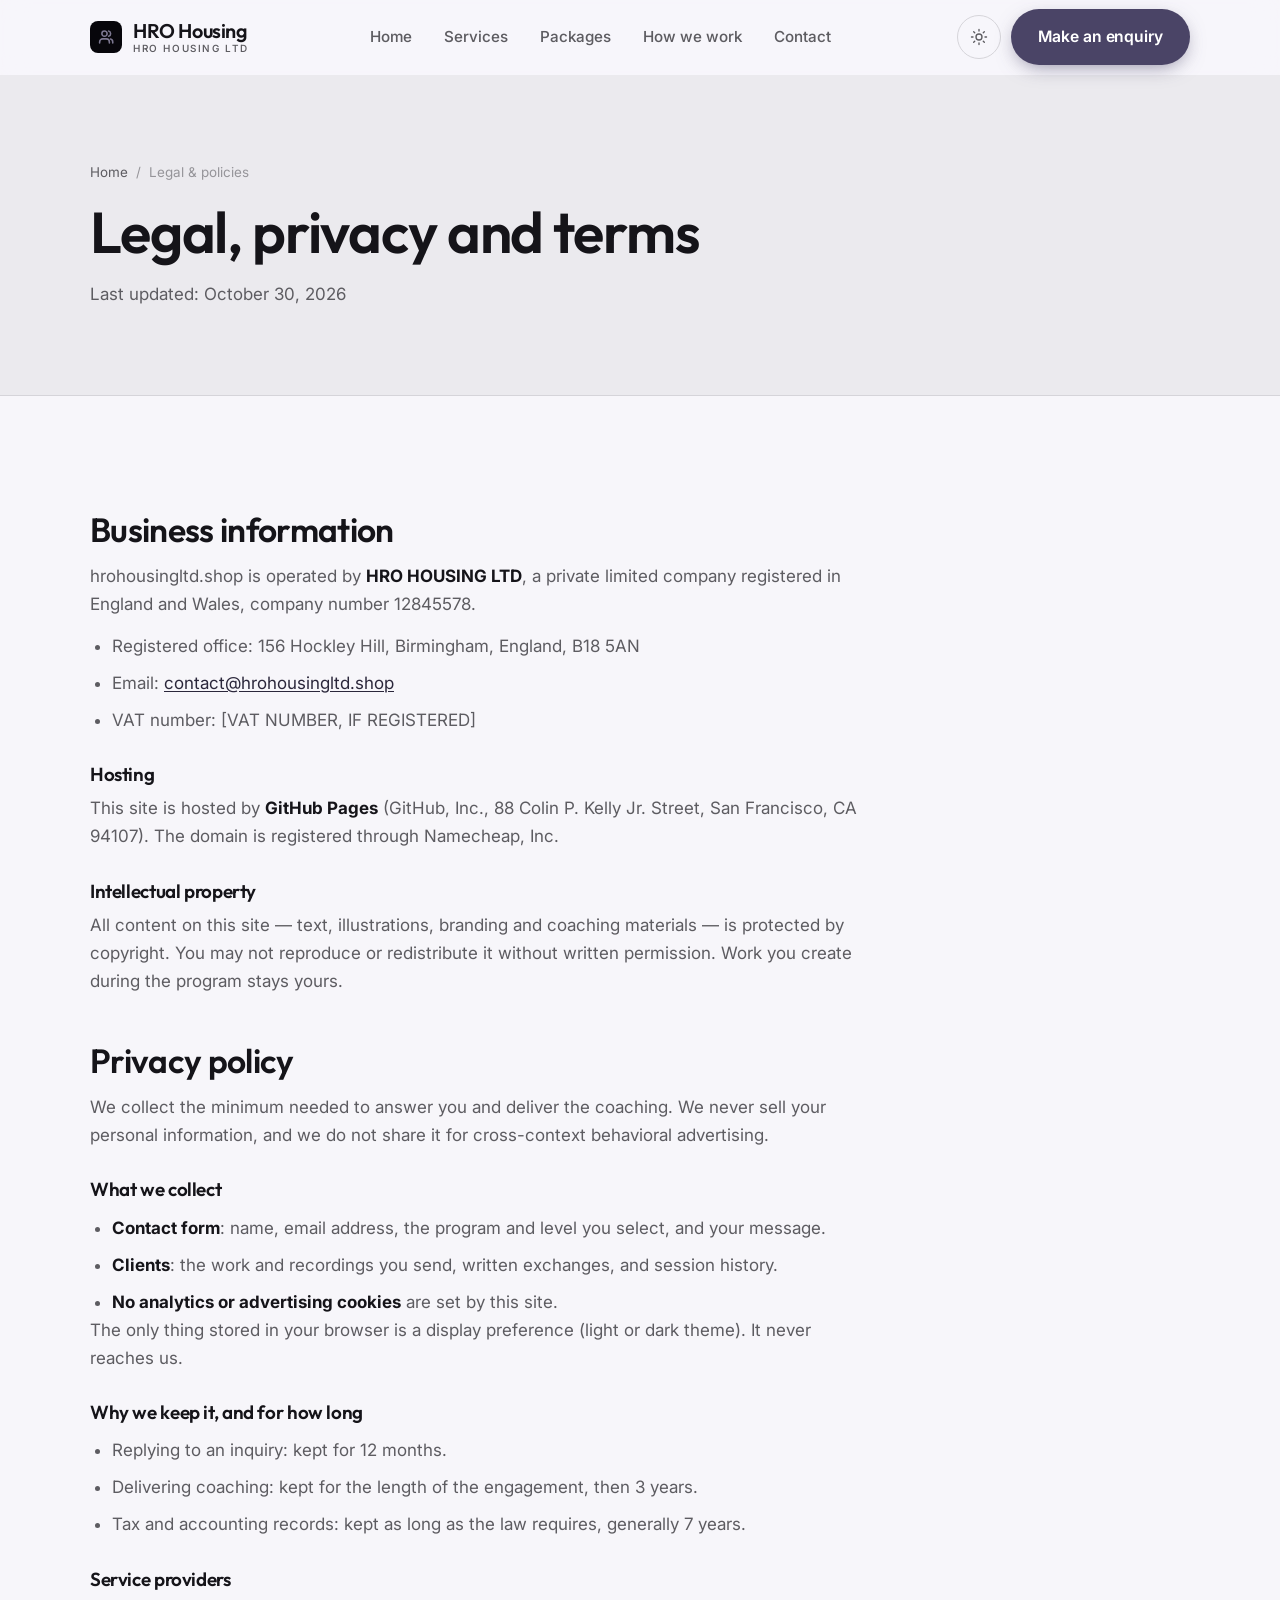
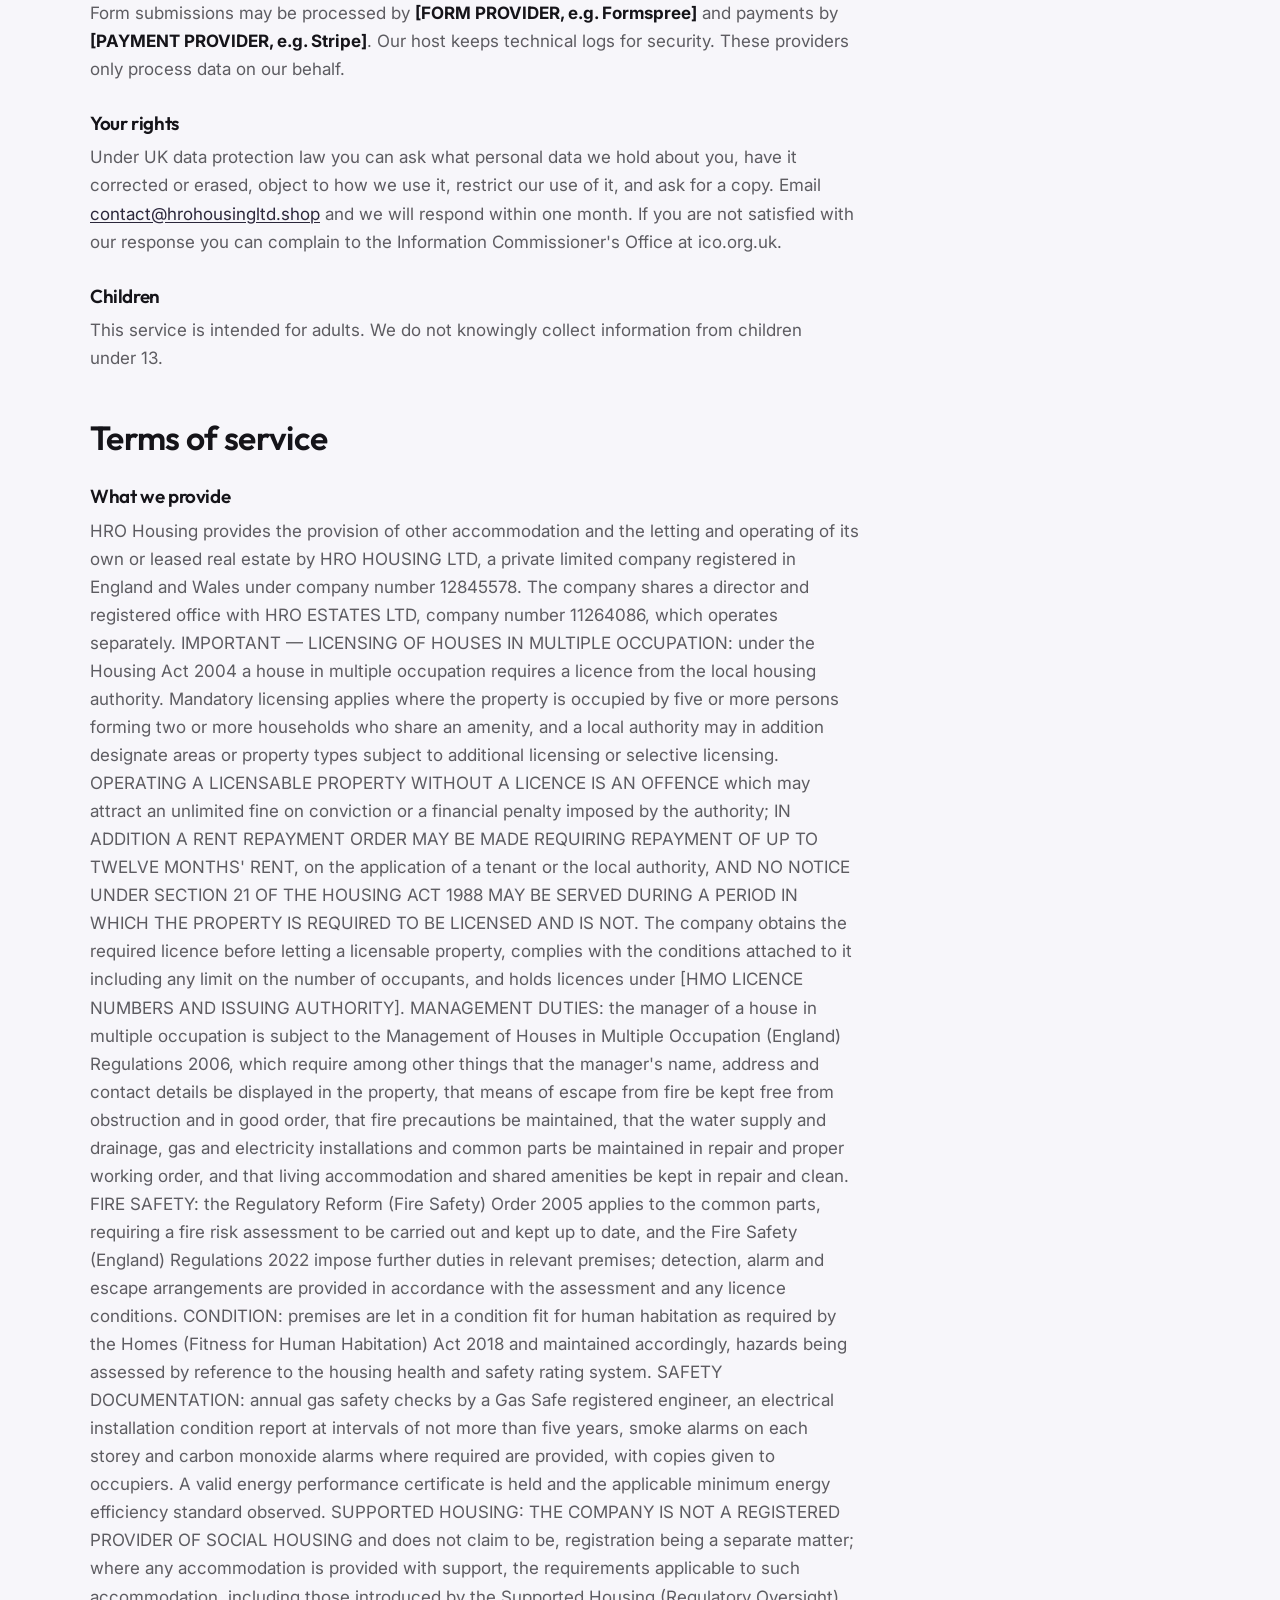
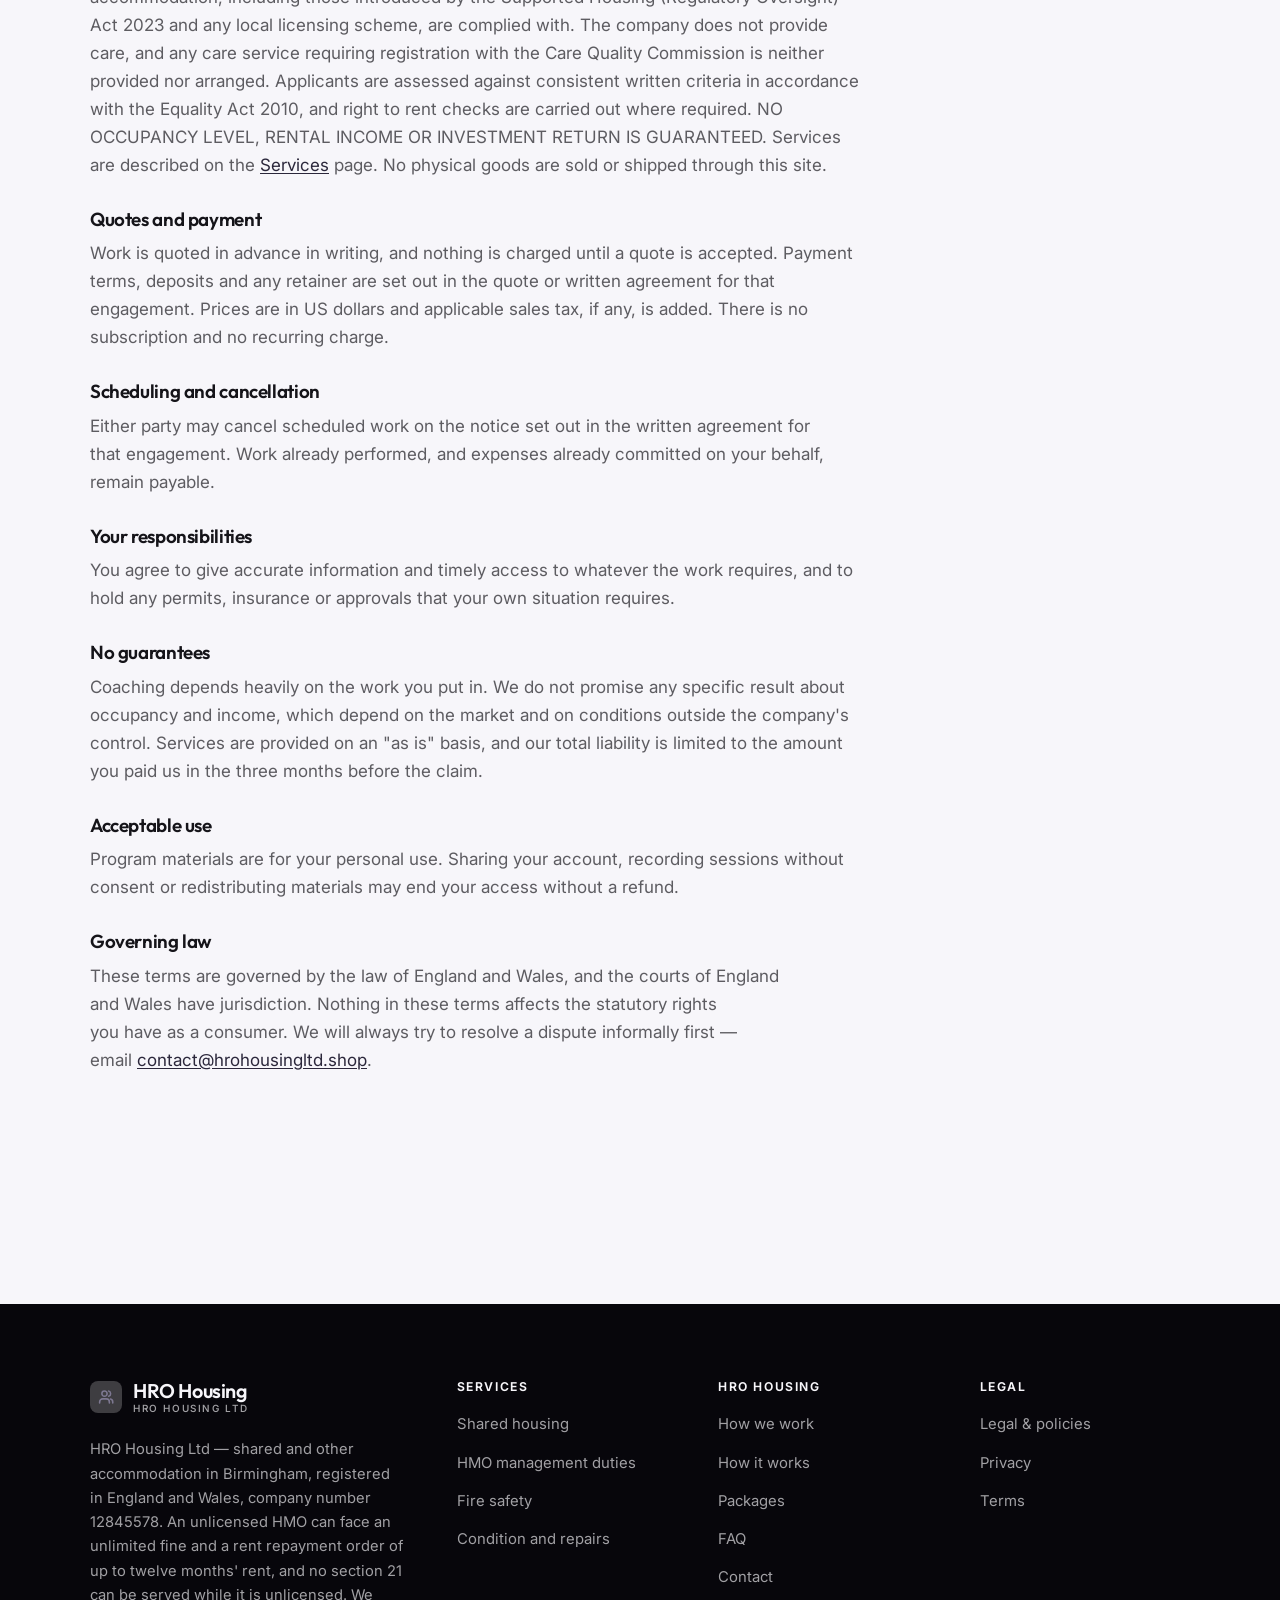
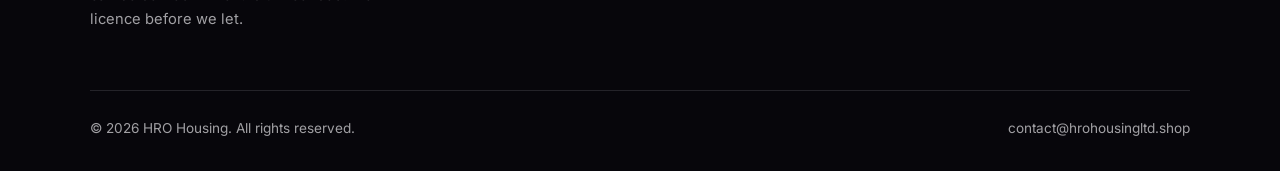
<file: legal.html>
<!DOCTYPE html>
<html lang="en" class="no-js">
<head>
<meta charset="utf-8">
<meta name="viewport" content="width=device-width, initial-scale=1">
<title>Legal, privacy and terms — HRO Housing</title>
<meta name="description" content="Business information, privacy policy and terms of service for HRO Housing.">
<meta name="robots" content="noindex">

<meta property="og:type" content="website">
<meta property="og:url" content="https://hrohousingltd.shop/legal.html">
<meta property="og:site_name" content="HRO Housing">
<meta property="og:locale" content="en_US">
<meta property="og:title" content="Legal, privacy and terms — HRO Housing">
<meta property="og:description" content="Business information, privacy policy and terms of service for HRO Housing.">
<meta name="theme-color" content="#07060b">

<link rel="icon" href="assets/img/favicon.svg" type="image/svg+xml">
<link rel="preconnect" href="https://fonts.googleapis.com">
<link rel="preconnect" href="https://fonts.gstatic.com" crossorigin>
<link rel="stylesheet" href="https://fonts.googleapis.com/css2?family=Outfit:wght@400;500;600;700&family=Inter:wght@400..700&display=swap">
<link rel="stylesheet" href="assets/css/style.css">

<!-- Thème appliqué avant le premier rendu (évite le flash) -->
<script>
document.documentElement.classList.remove('no-js');
(function(){try{var t=localStorage.getItem('site-theme');if(t){document.documentElement.setAttribute('data-theme',t);}}catch(e){}})();
</script>
</head>

<body>
<a class="skip-link" href="#main">Skip to main content</a>

<header class="site-header">
  <nav class="wrap nav" aria-label="Main navigation">
    <a class="brand" href="index.html">
      <svg class="brand__mark" viewBox="0 0 64 64" aria-hidden="true">
        <rect class="bm-bg" width="64" height="64" rx="16"/>
        <g class="bm-ic" transform="translate(14 14) scale(1.5)" fill="none" stroke-width="2.1" stroke-linecap="round" stroke-linejoin="round"><path d="M16.5 20v-1.5a4 4 0 0 0-4-4h-5a4 4 0 0 0-4 4V20"/><circle cx="10" cy="7.5" r="3.5"/><path d="M21 20v-1.5a4 4 0 0 0-3-3.9M15.5 4.1a3.5 3.5 0 0 1 0 6.8"/></g>
      </svg>
      <span>HRO Housing<span class="brand__sub">HRO HOUSING LTD</span></span>
    </a>

    <ul class="nav__links" id="nav-links">
      <li><a href="index.html">Home</a></li>
      <li><a href="programs.html">Services</a></li>
      <li><a href="index.html#pricing">Packages</a></li>
      <li><a href="about.html">How we work</a></li>
      <li><a href="contact.html">Contact</a></li>
      <li><a class="btn btn--primary" href="contact.html">Make an enquiry</a></li>
    </ul>

    <div class="nav__cta">
      <button class="theme-toggle" type="button" aria-label="Switch to dark theme">
        <svg class="icon-sun" viewBox="0 0 24 24" fill="none" stroke="currentColor" stroke-width="1.8" stroke-linecap="round" aria-hidden="true"><circle cx="12" cy="12" r="4"/><path d="M12 2v2m0 16v2M2 12h2m16 0h2M4.9 4.9l1.4 1.4m11.4 11.4 1.4 1.4M19.1 4.9l-1.4 1.4M6.3 17.7l-1.4 1.4"/></svg>
        <svg class="icon-moon" viewBox="0 0 24 24" fill="none" stroke="currentColor" stroke-width="1.8" stroke-linecap="round" stroke-linejoin="round" aria-hidden="true"><path d="M21 12.8A9 9 0 1 1 11.2 3a7 7 0 0 0 9.8 9.8z"/></svg>
      </button>
      <a class="btn btn--primary" href="contact.html">Make an enquiry</a>
      <button class="nav__toggle" type="button" aria-expanded="false" aria-controls="nav-links" aria-label="Open menu">
        <svg class="icon-open" viewBox="0 0 24 24" fill="none" stroke="currentColor" stroke-width="2" stroke-linecap="round" aria-hidden="true"><path d="M3 6h18M3 12h18M3 18h18"/></svg>
        <svg class="icon-close" viewBox="0 0 24 24" fill="none" stroke="currentColor" stroke-width="2" stroke-linecap="round" aria-hidden="true"><path d="M6 6l12 12M18 6L6 18"/></svg>
      </button>
    </div>
  </nav>
</header>

<main id="main">

<section class="page-head">
  <div class="wrap">
    <nav class="breadcrumb" aria-label="Breadcrumb">
      <a href="index.html">Home</a><span>/</span><span aria-current="page">Legal &amp; policies</span>
    </nav>
    <h1>Legal, privacy and terms</h1>
    <p>Last updated: <time datetime="2026-10-30">October 30, 2026</time></p>
  </div>
</section>

<section class="section wrap">
  <div class="prose">

    <!--
      TO DO: this is a skeleton, not legal advice. Replace every [BRACKET] with
      your real details before selling, and have a lawyer review it if you can.
      Consumer protection rules differ by state.
    -->

    <h2 id="business">Business information</h2>
    <p>
      hrohousingltd.shop is operated by <strong>HRO HOUSING LTD</strong>, a private limited
      company registered in England and Wales, company number 12845578.
    </p>
    <ul>
      <li>Registered office: 156 Hockley Hill, Birmingham, England, B18 5AN</li>
      <li>Email: <a href="mailto:contact@hrohousingltd.shop">contact@hrohousingltd.shop</a></li>
      <li>VAT number: [VAT NUMBER, IF REGISTERED]</li>
    </ul>

    <h3>Hosting</h3>
    <p>
      This site is hosted by <strong>GitHub Pages</strong> (GitHub, Inc., 88 Colin P. Kelly Jr. Street,
      San Francisco, CA 94107). The domain is registered through Namecheap, Inc.
    </p>

    <h3>Intellectual property</h3>
    <p>
      All content on this site — text, illustrations, branding and coaching materials — is protected by
      copyright. You may not reproduce or redistribute it without written permission. Work you create during
      the program stays yours.
    </p>

    <h2 id="privacy">Privacy policy</h2>
    <p>
      We collect the minimum needed to answer you and deliver the coaching. We never sell your personal
      information, and we do not share it for cross-context behavioral advertising.
    </p>
    <h3>What we collect</h3>
    <ul>
      <li><strong>Contact form</strong>: name, email address, the program and level you select, and your message.</li>
      <li><strong>Clients</strong>: the work and recordings you send, written exchanges, and session history.</li>
      <li><strong>No analytics or advertising cookies</strong> are set by this site.</li>
    </ul>
    <p>
      The only thing stored in your browser is a display preference (light or dark theme). It never reaches us.
    </p>
    <h3>Why we keep it, and for how long</h3>
    <ul>
      <li>Replying to an inquiry: kept for 12 months.</li>
      <li>Delivering coaching: kept for the length of the engagement, then 3 years.</li>
      <li>Tax and accounting records: kept as long as the law requires, generally 7 years.</li>
    </ul>
    <h3>Service providers</h3>
    <p>
      Form submissions may be processed by <strong>[FORM PROVIDER, e.g. Formspree]</strong> and payments by
      <strong>[PAYMENT PROVIDER, e.g. Stripe]</strong>. Our host keeps technical logs for security. These
      providers only process data on our behalf.
    </p>
    <h3>Your rights</h3>
    <p>
      Under UK data protection law you can ask what personal data we hold about you, have it corrected or
      erased, object to how we use it, restrict our use of it, and ask for a copy. Email
      <a href="mailto:contact@hrohousingltd.shop">contact@hrohousingltd.shop</a> and we will respond within one month. If you are not satisfied with
      our response you can complain to the Information Commissioner's Office at ico.org.uk.
    </p>
    <h3>Children</h3>
    <p>
      This service is intended for adults. We do not knowingly collect information from children under 13.
    </p>

    <h2 id="terms">Terms of service</h2>
    <h3>What we provide</h3>
    <p>
      HRO Housing provides the provision of other accommodation and the letting and operating of its own or leased real estate by HRO HOUSING LTD, a private limited company registered in England and Wales under company number 12845578. The company shares a director and registered office with HRO ESTATES LTD, company number 11264086, which operates separately. IMPORTANT — LICENSING OF HOUSES IN MULTIPLE OCCUPATION: under the Housing Act 2004 a house in multiple occupation requires a licence from the local housing authority. Mandatory licensing applies where the property is occupied by five or more persons forming two or more households who share an amenity, and a local authority may in addition designate areas or property types subject to additional licensing or selective licensing. OPERATING A LICENSABLE PROPERTY WITHOUT A LICENCE IS AN OFFENCE which may attract an unlimited fine on conviction or a financial penalty imposed by the authority; IN ADDITION A RENT REPAYMENT ORDER MAY BE MADE REQUIRING REPAYMENT OF UP TO TWELVE MONTHS' RENT, on the application of a tenant or the local authority, AND NO NOTICE UNDER SECTION 21 OF THE HOUSING ACT 1988 MAY BE SERVED DURING A PERIOD IN WHICH THE PROPERTY IS REQUIRED TO BE LICENSED AND IS NOT. The company obtains the required licence before letting a licensable property, complies with the conditions attached to it including any limit on the number of occupants, and holds licences under [HMO LICENCE NUMBERS AND ISSUING AUTHORITY]. MANAGEMENT DUTIES: the manager of a house in multiple occupation is subject to the Management of Houses in Multiple Occupation (England) Regulations 2006, which require among other things that the manager's name, address and contact details be displayed in the property, that means of escape from fire be kept free from obstruction and in good order, that fire precautions be maintained, that the water supply and drainage, gas and electricity installations and common parts be maintained in repair and proper working order, and that living accommodation and shared amenities be kept in repair and clean. FIRE SAFETY: the Regulatory Reform (Fire Safety) Order 2005 applies to the common parts, requiring a fire risk assessment to be carried out and kept up to date, and the Fire Safety (England) Regulations 2022 impose further duties in relevant premises; detection, alarm and escape arrangements are provided in accordance with the assessment and any licence conditions. CONDITION: premises are let in a condition fit for human habitation as required by the Homes (Fitness for Human Habitation) Act 2018 and maintained accordingly, hazards being assessed by reference to the housing health and safety rating system. SAFETY DOCUMENTATION: annual gas safety checks by a Gas Safe registered engineer, an electrical installation condition report at intervals of not more than five years, smoke alarms on each storey and carbon monoxide alarms where required are provided, with copies given to occupiers. A valid energy performance certificate is held and the applicable minimum energy efficiency standard observed. SUPPORTED HOUSING: THE COMPANY IS NOT A REGISTERED PROVIDER OF SOCIAL HOUSING and does not claim to be, registration being a separate matter; where any accommodation is provided with support, the requirements applicable to such accommodation, including those introduced by the Supported Housing (Regulatory Oversight) Act 2023 and any local licensing scheme, are complied with. The company does not provide care, and any care service requiring registration with the Care Quality Commission is neither provided nor arranged. Applicants are assessed against consistent written criteria in accordance with the Equality Act 2010, and right to rent checks are carried out where required. NO OCCUPANCY LEVEL, RENTAL INCOME OR INVESTMENT RETURN IS GUARANTEED. Services are described on the
      <a href="programs.html">Services</a> page. No physical goods are sold or shipped through this site.
    </p>
    <h3>Quotes and payment</h3>
    <p>
      Work is quoted in advance in writing, and nothing is charged until a quote is accepted. Payment terms,
      deposits and any retainer are set out in the quote or written agreement for that engagement. Prices are in
      US dollars and applicable sales tax, if any, is added. There is no subscription and no recurring charge.
    </p>
    <h3>Scheduling and cancellation</h3>
    <p>
      Either party may cancel scheduled work on the notice set out in the written agreement for that engagement.
      Work already performed, and expenses already committed on your behalf, remain payable.
    </p>
    <h3>Your responsibilities</h3>
    <p>
      You agree to give accurate information and timely access to whatever the work requires, and to hold any
      permits, insurance or approvals that your own situation requires.
    </p>

    <h3>No guarantees</h3>
    <p>
      Coaching depends heavily on the work you put in. We do not promise any specific result
      about occupancy and income, which depend on the market and on conditions outside the company's control. Services are provided on an "as is" basis, and our total
      liability is limited to the amount you paid us in the three months before the claim.
    </p>
    <h3>Acceptable use</h3>
    <p>
      Program materials are for your personal use. Sharing your account, recording sessions without consent
      or redistributing materials may end your access without a refund.
    </p>
    <h3>Governing law</h3>
    <p>
      These terms are governed by the law of England and Wales, and the courts of England and Wales have
      jurisdiction. Nothing in these terms affects the statutory rights you have as a consumer. We will always
      try to resolve a dispute informally first — email <a href="mailto:contact@hrohousingltd.shop">contact@hrohousingltd.shop</a>.
    </p>

  </div>
</section>

</main>

<footer class="site-footer">
  <div class="wrap">
    <div class="footer__grid">
      <div class="footer__brand">
        <a class="brand" href="index.html">
          <svg class="brand__mark" viewBox="0 0 64 64" aria-hidden="true">
        <rect class="bm-bg" width="64" height="64" rx="16"/>
        <g class="bm-ic" transform="translate(14 14) scale(1.5)" fill="none" stroke-width="2.1" stroke-linecap="round" stroke-linejoin="round"><path d="M16.5 20v-1.5a4 4 0 0 0-4-4h-5a4 4 0 0 0-4 4V20"/><circle cx="10" cy="7.5" r="3.5"/><path d="M21 20v-1.5a4 4 0 0 0-3-3.9M15.5 4.1a3.5 3.5 0 0 1 0 6.8"/></g>
      </svg>
          <span>HRO Housing<span class="brand__sub">HRO HOUSING LTD</span></span>
        </a>
        <p>HRO Housing Ltd — shared and other accommodation in Birmingham, registered in England and Wales, company number 12845578. An unlicensed HMO can face an unlimited fine and a rent repayment order of up to twelve months' rent, and no section 21 can be served while it is unlicensed. We licence before we let.</p>
      </div>

      <div class="footer__col">
        <h4>Services</h4>
        <ul>
          <li><a href="programs.html#shared">Shared housing</a></li>
          <li><a href="programs.html#management">HMO management duties</a></li>
          <li><a href="programs.html#fire">Fire safety</a></li>
          <li><a href="programs.html#condition">Condition and repairs</a></li>
        </ul>
      </div>

      <div class="footer__col">
        <h4>HRO Housing</h4>
        <ul>
          <li><a href="about.html">How we work</a></li>
          <li><a href="index.html#how-it-works">How it works</a></li>
          <li><a href="index.html#pricing">Packages</a></li>
          <li><a href="index.html#faq">FAQ</a></li>
          <li><a href="contact.html">Contact</a></li>
        </ul>
      </div>

      <div class="footer__col">
        <h4>Legal</h4>
        <ul>
          <li><a href="legal.html">Legal &amp; policies</a></li>
          <li><a href="legal.html#privacy">Privacy</a></li>
          <li><a href="legal.html#terms">Terms</a></li>
        </ul>
      </div>
    </div>

    <div class="footer__bottom">
      <p>© <span data-year>2026</span> HRO Housing. All rights reserved.</p>
      <p><a href="mailto:contact@hrohousingltd.shop">contact@hrohousingltd.shop</a></p>
    </div>
  </div>
</footer>

<script src="assets/js/main.js" defer></script>
</body>
</html>
</file>
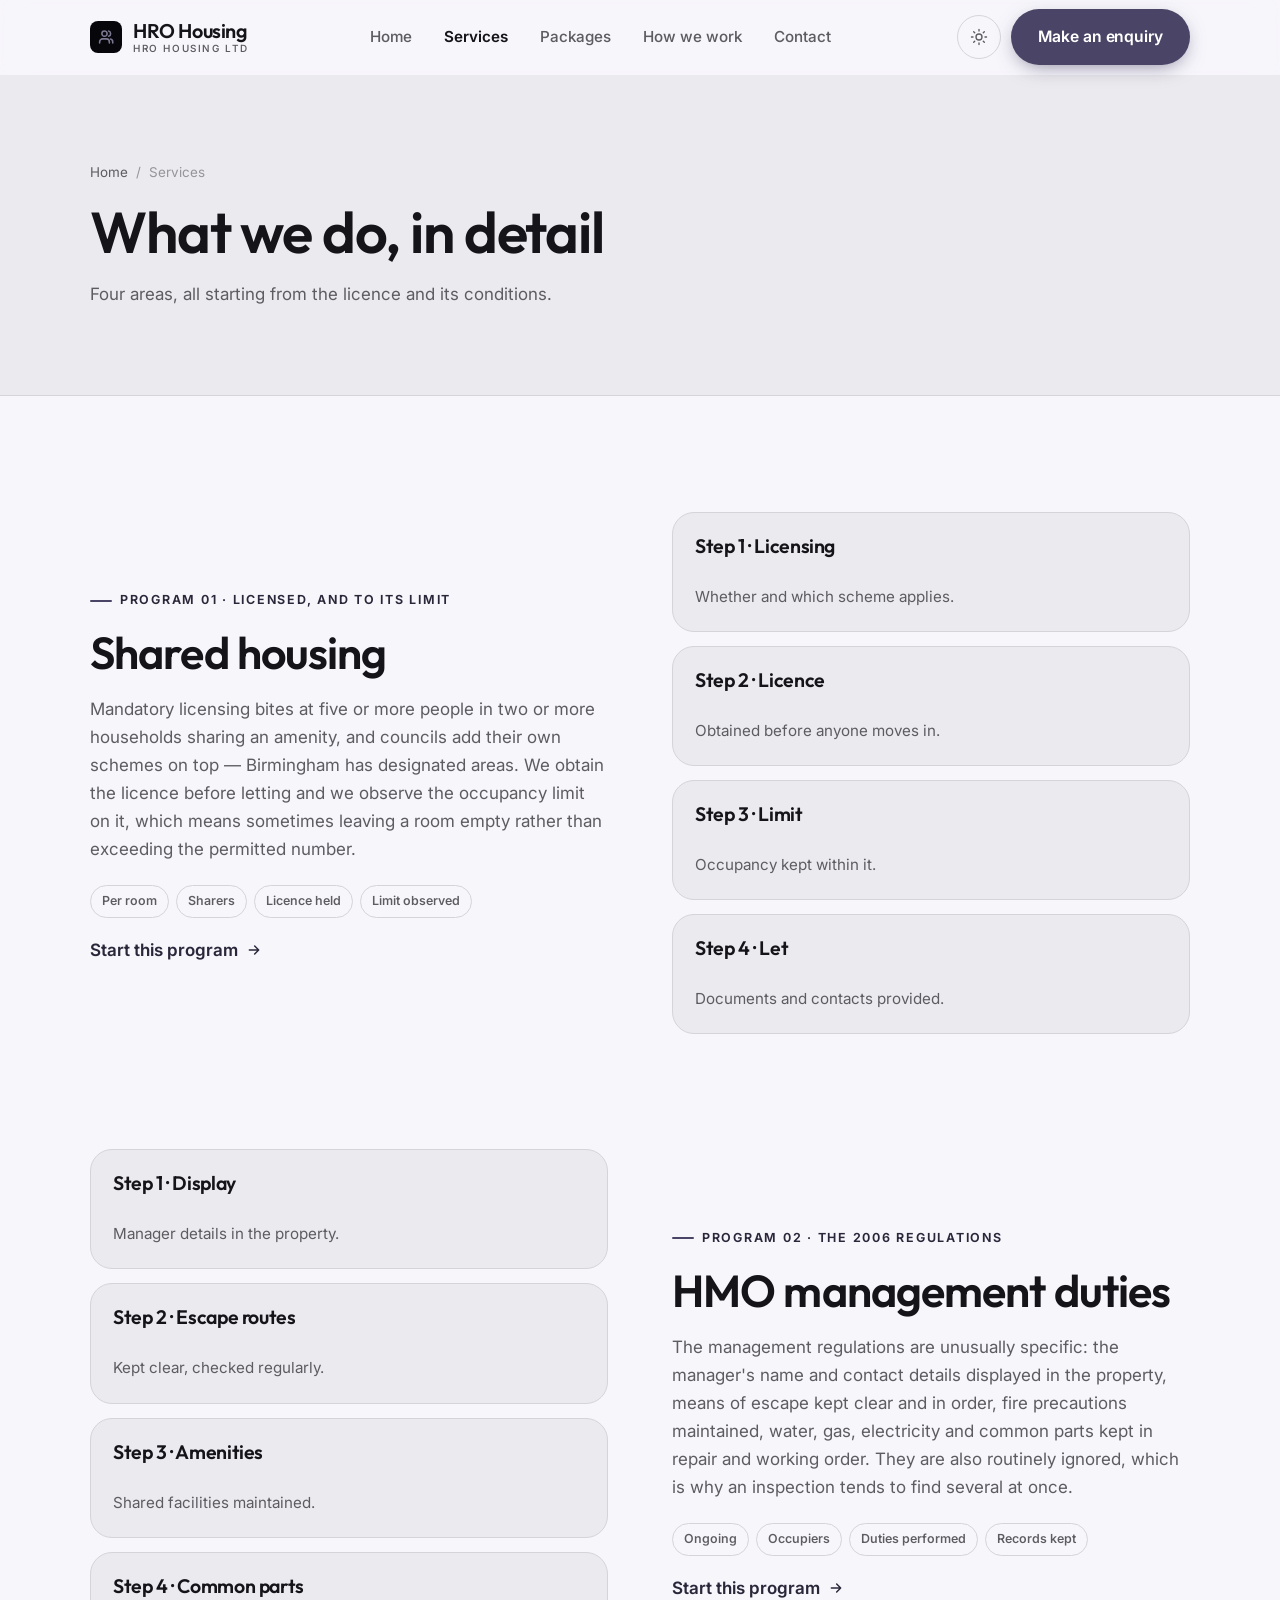
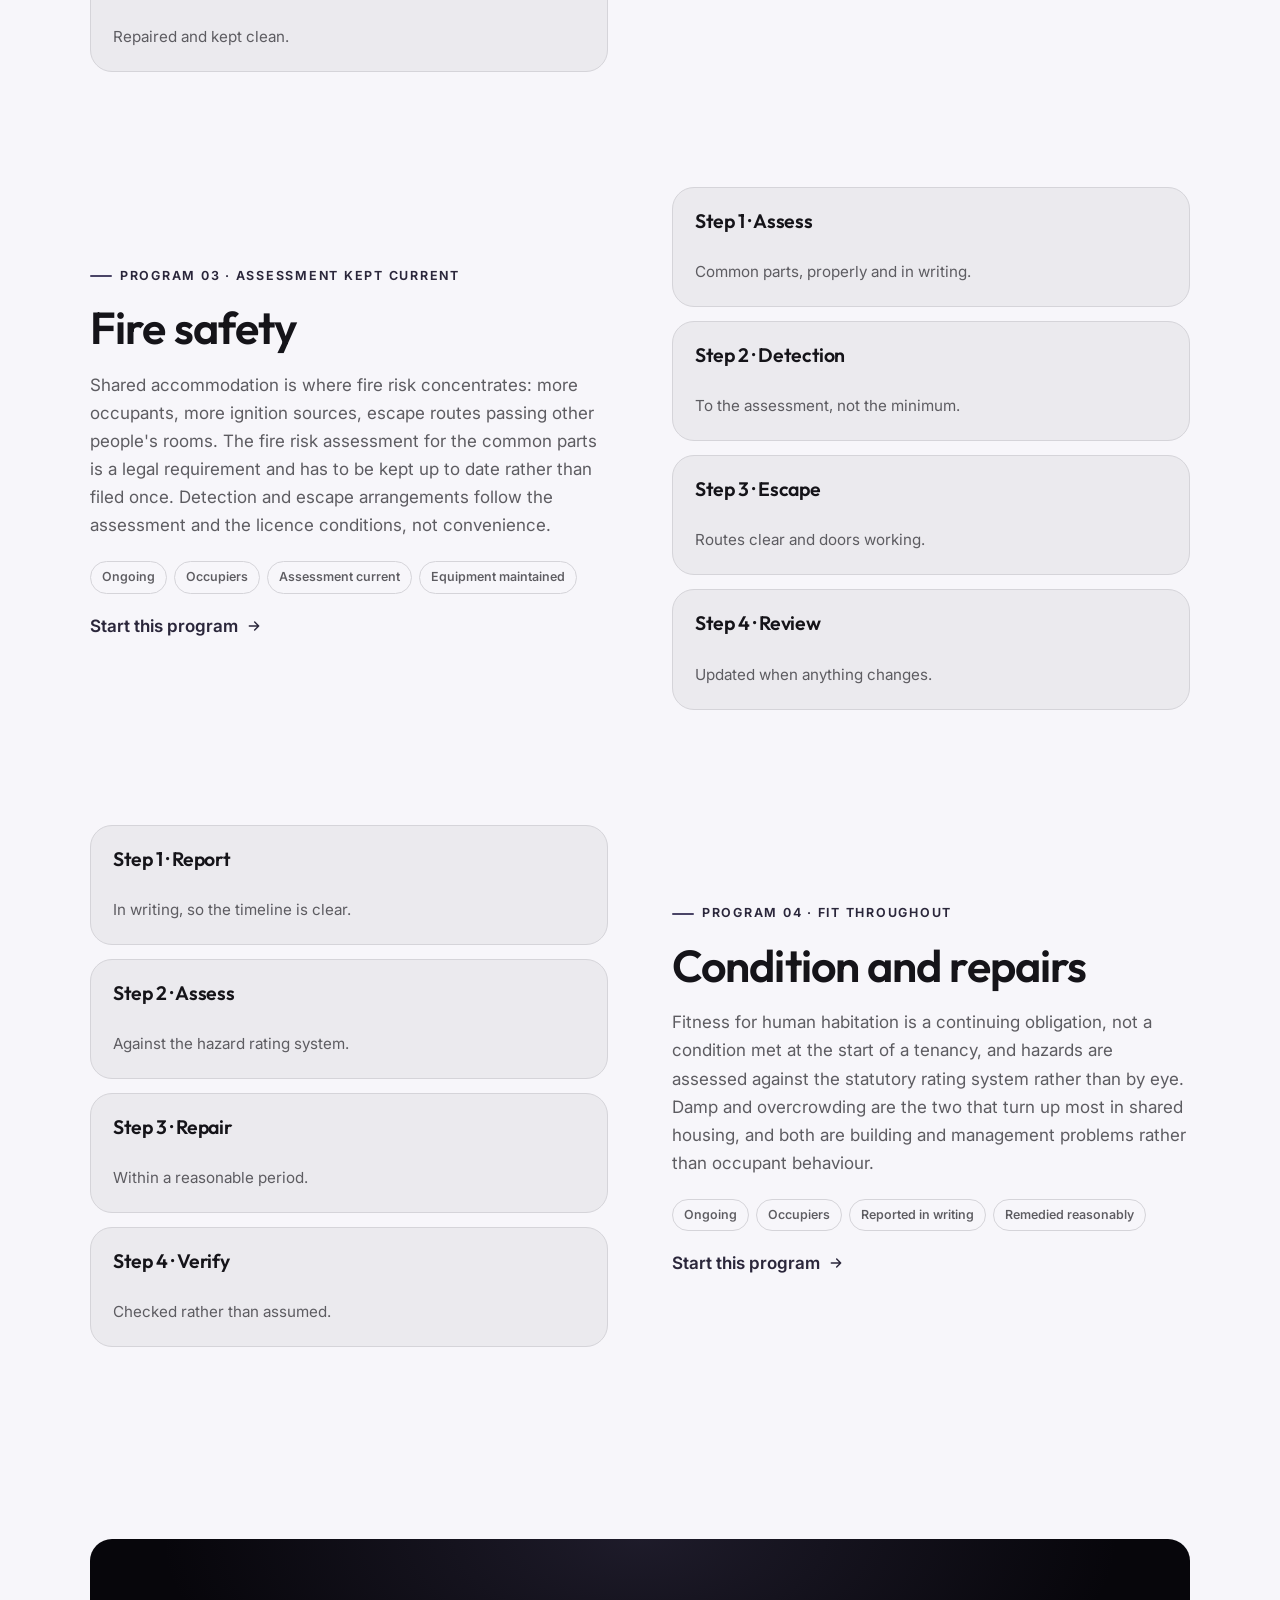
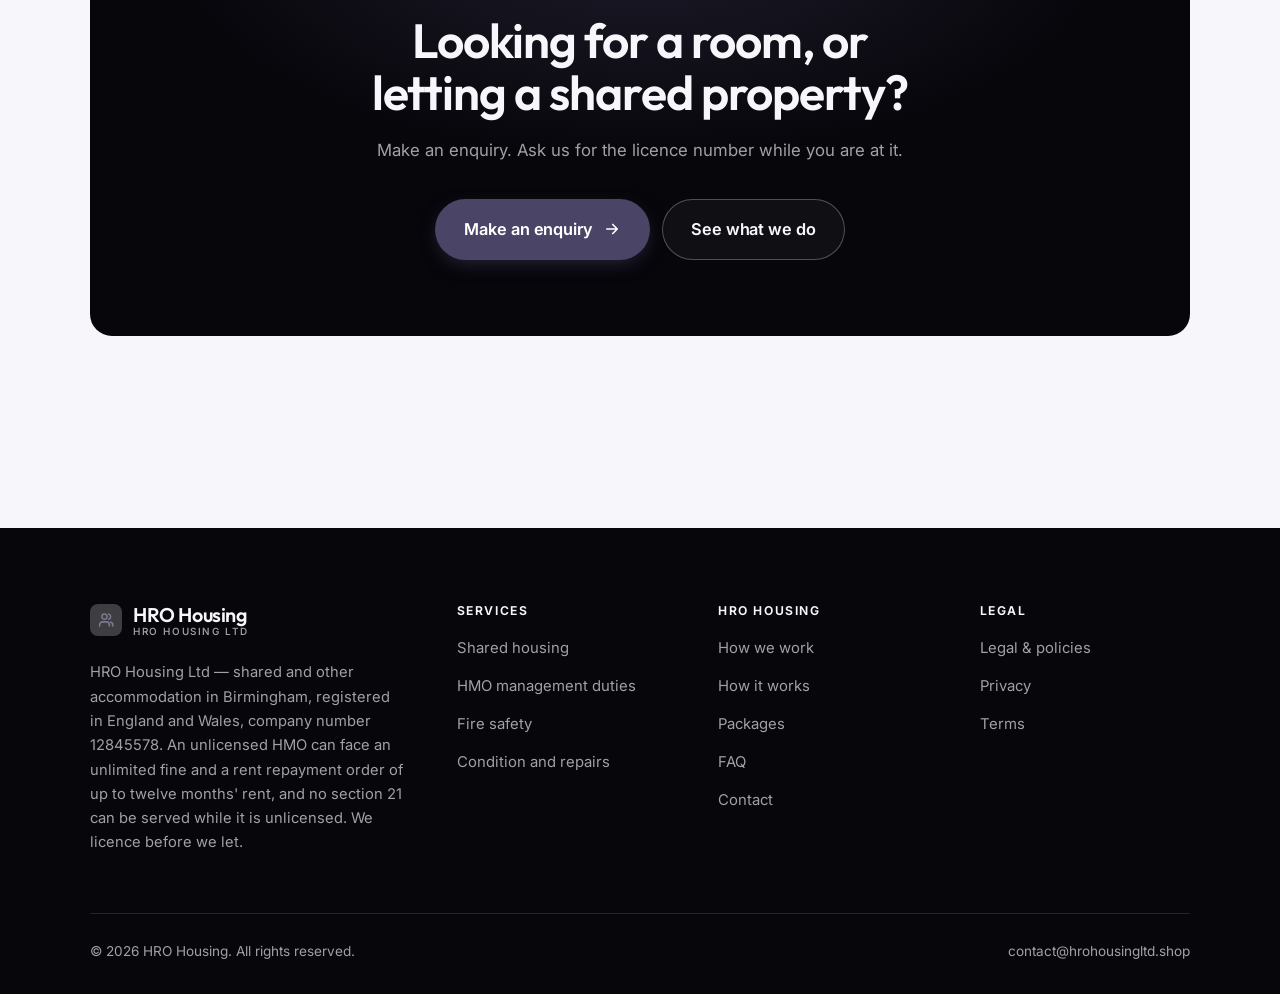
<file: programs.html>
<!DOCTYPE html>
<html lang="en" class="no-js">
<head>
<meta charset="utf-8">
<meta name="viewport" content="width=device-width, initial-scale=1">
<title>Services — HRO Housing</title>
<meta name="description" content="What HRO Housing Ltd does: shared housing, HMO management duties, fire safety, and condition and repairs.">
<link rel="canonical" href="https://hrohousingltd.shop/programs.html">

<meta property="og:type" content="website">
<meta property="og:url" content="https://hrohousingltd.shop/programs.html">
<meta property="og:site_name" content="HRO Housing">
<meta property="og:locale" content="en_US">
<meta property="og:title" content="Services — HRO Housing">
<meta property="og:description" content="What HRO Housing Ltd does: shared housing, HMO management duties, fire safety, and condition and repairs.">
<meta name="theme-color" content="#07060b">

<link rel="icon" href="assets/img/favicon.svg" type="image/svg+xml">
<link rel="preconnect" href="https://fonts.googleapis.com">
<link rel="preconnect" href="https://fonts.gstatic.com" crossorigin>
<link rel="stylesheet" href="https://fonts.googleapis.com/css2?family=Outfit:wght@400;500;600;700&family=Inter:wght@400..700&display=swap">
<link rel="stylesheet" href="assets/css/style.css">

<!-- Thème appliqué avant le premier rendu (évite le flash) -->
<script>
document.documentElement.classList.remove('no-js');
(function(){try{var t=localStorage.getItem('site-theme');if(t){document.documentElement.setAttribute('data-theme',t);}}catch(e){}})();
</script>
</head>

<body>
<a class="skip-link" href="#main">Skip to main content</a>

<header class="site-header">
  <nav class="wrap nav" aria-label="Main navigation">
    <a class="brand" href="index.html">
      <svg class="brand__mark" viewBox="0 0 64 64" aria-hidden="true">
        <rect class="bm-bg" width="64" height="64" rx="16"/>
        <g class="bm-ic" transform="translate(14 14) scale(1.5)" fill="none" stroke-width="2.1" stroke-linecap="round" stroke-linejoin="round"><path d="M16.5 20v-1.5a4 4 0 0 0-4-4h-5a4 4 0 0 0-4 4V20"/><circle cx="10" cy="7.5" r="3.5"/><path d="M21 20v-1.5a4 4 0 0 0-3-3.9M15.5 4.1a3.5 3.5 0 0 1 0 6.8"/></g>
      </svg>
      <span>HRO Housing<span class="brand__sub">HRO HOUSING LTD</span></span>
    </a>

    <ul class="nav__links" id="nav-links">
      <li><a href="index.html">Home</a></li>
      <li><a href="programs.html" aria-current="page">Services</a></li>
      <li><a href="index.html#pricing">Packages</a></li>
      <li><a href="about.html">How we work</a></li>
      <li><a href="contact.html">Contact</a></li>
      <li><a class="btn btn--primary" href="contact.html">Make an enquiry</a></li>
    </ul>

    <div class="nav__cta">
      <button class="theme-toggle" type="button" aria-label="Switch to dark theme">
        <svg class="icon-sun" viewBox="0 0 24 24" fill="none" stroke="currentColor" stroke-width="1.8" stroke-linecap="round" aria-hidden="true"><circle cx="12" cy="12" r="4"/><path d="M12 2v2m0 16v2M2 12h2m16 0h2M4.9 4.9l1.4 1.4m11.4 11.4 1.4 1.4M19.1 4.9l-1.4 1.4M6.3 17.7l-1.4 1.4"/></svg>
        <svg class="icon-moon" viewBox="0 0 24 24" fill="none" stroke="currentColor" stroke-width="1.8" stroke-linecap="round" stroke-linejoin="round" aria-hidden="true"><path d="M21 12.8A9 9 0 1 1 11.2 3a7 7 0 0 0 9.8 9.8z"/></svg>
      </button>
      <a class="btn btn--primary" href="contact.html">Make an enquiry</a>
      <button class="nav__toggle" type="button" aria-expanded="false" aria-controls="nav-links" aria-label="Open menu">
        <svg class="icon-open" viewBox="0 0 24 24" fill="none" stroke="currentColor" stroke-width="2" stroke-linecap="round" aria-hidden="true"><path d="M3 6h18M3 12h18M3 18h18"/></svg>
        <svg class="icon-close" viewBox="0 0 24 24" fill="none" stroke="currentColor" stroke-width="2" stroke-linecap="round" aria-hidden="true"><path d="M6 6l12 12M18 6L6 18"/></svg>
      </button>
    </div>
  </nav>
</header>

<main id="main">

<section class="page-head">
  <div class="wrap">
    <nav class="breadcrumb" aria-label="Breadcrumb">
      <a href="index.html">Home</a><span>/</span><span aria-current="page">Services</span>
    </nav>
    <h1>What we do, in detail</h1>
    <p>Four areas, all starting from the licence and its conditions.</p>
  </div>
</section>

<section class="section wrap" id="shared">
  <div class="split reveal">
    <div>
      <span class="eyebrow">Program 01 · Licensed, and to its limit</span>
      <h2>Shared housing</h2>
      <p>Mandatory licensing bites at five or more people in two or more households sharing an amenity, and councils add their own schemes on top — Birmingham has designated areas. We obtain the licence before letting and we observe the occupancy limit on it, which means sometimes leaving a room empty rather than exceeding the permitted number.</p>
      <ul class="tags"><li>Per room</li><li>Sharers</li><li>Licence held</li><li>Limit observed</li></ul>
      <p><a class="arrow-link" href="contact.html">Start this program <svg viewBox="0 0 24 24" fill="none" stroke="currentColor" stroke-width="2.2" stroke-linecap="round" stroke-linejoin="round" aria-hidden="true"><path d="M5 12h14M13 6l6 6-6 6"/></svg></a></p>
    </div>
    <div class="grid grid--2 grid--tight">
      <article class="card card--sm">
        <h3>Step 1 · Licensing</h3>
        <p>Whether and which scheme applies.</p>
      </article>
      <article class="card card--sm">
        <h3>Step 2 · Licence</h3>
        <p>Obtained before anyone moves in.</p>
      </article>
      <article class="card card--sm">
        <h3>Step 3 · Limit</h3>
        <p>Occupancy kept within it.</p>
      </article>
      <article class="card card--sm">
        <h3>Step 4 · Let</h3>
        <p>Documents and contacts provided.</p>
      </article>
    </div>
  </div>
</section>

<section class="section section--flush wrap" id="management">
  <div class="split reveal">
    <div class="grid grid--2 grid--tight">
      <article class="card card--sm">
        <h3>Step 1 · Display</h3>
        <p>Manager details in the property.</p>
      </article>
      <article class="card card--sm">
        <h3>Step 2 · Escape routes</h3>
        <p>Kept clear, checked regularly.</p>
      </article>
      <article class="card card--sm">
        <h3>Step 3 · Amenities</h3>
        <p>Shared facilities maintained.</p>
      </article>
      <article class="card card--sm">
        <h3>Step 4 · Common parts</h3>
        <p>Repaired and kept clean.</p>
      </article>
    </div>
    <div>
      <span class="eyebrow">Program 02 · The 2006 regulations</span>
      <h2>HMO management duties</h2>
      <p>The management regulations are unusually specific: the manager's name and contact details displayed in the property, means of escape kept clear and in order, fire precautions maintained, water, gas, electricity and common parts kept in repair and working order. They are also routinely ignored, which is why an inspection tends to find several at once.</p>
      <ul class="tags"><li>Ongoing</li><li>Occupiers</li><li>Duties performed</li><li>Records kept</li></ul>
      <p><a class="arrow-link" href="contact.html">Start this program <svg viewBox="0 0 24 24" fill="none" stroke="currentColor" stroke-width="2.2" stroke-linecap="round" stroke-linejoin="round" aria-hidden="true"><path d="M5 12h14M13 6l6 6-6 6"/></svg></a></p>
    </div>
  </div>
</section>

<section class="section section--flush wrap" id="fire">
  <div class="split reveal">
    <div>
      <span class="eyebrow">Program 03 · Assessment kept current</span>
      <h2>Fire safety</h2>
      <p>Shared accommodation is where fire risk concentrates: more occupants, more ignition sources, escape routes passing other people's rooms. The fire risk assessment for the common parts is a legal requirement and has to be kept up to date rather than filed once. Detection and escape arrangements follow the assessment and the licence conditions, not convenience.</p>
      <ul class="tags"><li>Ongoing</li><li>Occupiers</li><li>Assessment current</li><li>Equipment maintained</li></ul>
      <p><a class="arrow-link" href="contact.html">Start this program <svg viewBox="0 0 24 24" fill="none" stroke="currentColor" stroke-width="2.2" stroke-linecap="round" stroke-linejoin="round" aria-hidden="true"><path d="M5 12h14M13 6l6 6-6 6"/></svg></a></p>
    </div>
    <div class="grid grid--2 grid--tight">
      <article class="card card--sm">
        <h3>Step 1 · Assess</h3>
        <p>Common parts, properly and in writing.</p>
      </article>
      <article class="card card--sm">
        <h3>Step 2 · Detection</h3>
        <p>To the assessment, not the minimum.</p>
      </article>
      <article class="card card--sm">
        <h3>Step 3 · Escape</h3>
        <p>Routes clear and doors working.</p>
      </article>
      <article class="card card--sm">
        <h3>Step 4 · Review</h3>
        <p>Updated when anything changes.</p>
      </article>
    </div>
  </div>
</section>

<section class="section section--flush wrap" id="condition">
  <div class="split reveal">
    <div class="grid grid--2 grid--tight">
      <article class="card card--sm">
        <h3>Step 1 · Report</h3>
        <p>In writing, so the timeline is clear.</p>
      </article>
      <article class="card card--sm">
        <h3>Step 2 · Assess</h3>
        <p>Against the hazard rating system.</p>
      </article>
      <article class="card card--sm">
        <h3>Step 3 · Repair</h3>
        <p>Within a reasonable period.</p>
      </article>
      <article class="card card--sm">
        <h3>Step 4 · Verify</h3>
        <p>Checked rather than assumed.</p>
      </article>
    </div>
    <div>
      <span class="eyebrow">Program 04 · Fit throughout</span>
      <h2>Condition and repairs</h2>
      <p>Fitness for human habitation is a continuing obligation, not a condition met at the start of a tenancy, and hazards are assessed against the statutory rating system rather than by eye. Damp and overcrowding are the two that turn up most in shared housing, and both are building and management problems rather than occupant behaviour.</p>
      <ul class="tags"><li>Ongoing</li><li>Occupiers</li><li>Reported in writing</li><li>Remedied reasonably</li></ul>
      <p><a class="arrow-link" href="contact.html">Start this program <svg viewBox="0 0 24 24" fill="none" stroke="currentColor" stroke-width="2.2" stroke-linecap="round" stroke-linejoin="round" aria-hidden="true"><path d="M5 12h14M13 6l6 6-6 6"/></svg></a></p>
    </div>
  </div>
</section>

<section class="wrap section--tight">
  <div class="cta-band reveal">
    <h2>Looking for a room, or letting a shared property?</h2>
    <p>Make an enquiry. Ask us for the licence number while you are at it.</p>
    <div class="hero__actions">
      <a class="btn btn--primary btn--lg" href="contact.html">Make an enquiry <svg viewBox="0 0 24 24" fill="none" stroke="currentColor" stroke-width="2.2" stroke-linecap="round" stroke-linejoin="round" aria-hidden="true"><path d="M5 12h14M13 6l6 6-6 6"/></svg></a>
      <a class="btn btn--on-dark btn--lg" href="programs.html">See what we do</a>
    </div>
  </div>
</section>

</main>

<footer class="site-footer">
  <div class="wrap">
    <div class="footer__grid">
      <div class="footer__brand">
        <a class="brand" href="index.html">
          <svg class="brand__mark" viewBox="0 0 64 64" aria-hidden="true">
        <rect class="bm-bg" width="64" height="64" rx="16"/>
        <g class="bm-ic" transform="translate(14 14) scale(1.5)" fill="none" stroke-width="2.1" stroke-linecap="round" stroke-linejoin="round"><path d="M16.5 20v-1.5a4 4 0 0 0-4-4h-5a4 4 0 0 0-4 4V20"/><circle cx="10" cy="7.5" r="3.5"/><path d="M21 20v-1.5a4 4 0 0 0-3-3.9M15.5 4.1a3.5 3.5 0 0 1 0 6.8"/></g>
      </svg>
          <span>HRO Housing<span class="brand__sub">HRO HOUSING LTD</span></span>
        </a>
        <p>HRO Housing Ltd — shared and other accommodation in Birmingham, registered in England and Wales, company number 12845578. An unlicensed HMO can face an unlimited fine and a rent repayment order of up to twelve months' rent, and no section 21 can be served while it is unlicensed. We licence before we let.</p>
      </div>

      <div class="footer__col">
        <h4>Services</h4>
        <ul>
          <li><a href="programs.html#shared">Shared housing</a></li>
          <li><a href="programs.html#management">HMO management duties</a></li>
          <li><a href="programs.html#fire">Fire safety</a></li>
          <li><a href="programs.html#condition">Condition and repairs</a></li>
        </ul>
      </div>

      <div class="footer__col">
        <h4>HRO Housing</h4>
        <ul>
          <li><a href="about.html">How we work</a></li>
          <li><a href="index.html#how-it-works">How it works</a></li>
          <li><a href="index.html#pricing">Packages</a></li>
          <li><a href="index.html#faq">FAQ</a></li>
          <li><a href="contact.html">Contact</a></li>
        </ul>
      </div>

      <div class="footer__col">
        <h4>Legal</h4>
        <ul>
          <li><a href="legal.html">Legal &amp; policies</a></li>
          <li><a href="legal.html#privacy">Privacy</a></li>
          <li><a href="legal.html#terms">Terms</a></li>
        </ul>
      </div>
    </div>

    <div class="footer__bottom">
      <p>© <span data-year>2026</span> HRO Housing. All rights reserved.</p>
      <p><a href="mailto:contact@hrohousingltd.shop">contact@hrohousingltd.shop</a></p>
    </div>
  </div>
</footer>

<script src="assets/js/main.js" defer></script>
</body>
</html>
</file>
<file: assets/css/style.css>
/* HRO Housing — couleurs et polices de la marque.
   Modifier ces valeurs suffit à changer l'identité visuelle de tout le site. */
:root {
  --c-accent:    #4a4466;
  --c-on-accent: #ffffff;
  --c-ink:       #07060b;
  --c-paper:     #f7f6fa;

  --accent-ink-light: color-mix(in srgb, var(--c-accent) 58%, black);
  --accent-on-dark:   color-mix(in srgb, var(--c-accent) 72%, white);

  --font-display: "Outfit", system-ui, -apple-system, "Segoe UI", sans-serif;
  --font-body: "Inter", system-ui, -apple-system, "Segoe UI", sans-serif;
  --display-weight: 600;
  --display-tracking: -.02em;
}

/* ==========================================================================
   Feuille de style commune aux sites de coaching
   Les couleurs de marque (--c-accent, --c-on-accent, --c-ink, --c-paper) et
   les polices sont définies juste au-dessus, par site. Tout le reste en dérive.
   ========================================================================== */

/* --------------------------------------------------------------------------
   1. Tokens dérivés
   -------------------------------------------------------------------------- */

:root {
  /* Thème clair */
  --paper:      var(--c-paper);
  --paper-2:    color-mix(in srgb, var(--c-paper) 95%, var(--c-ink));
  --paper-3:    color-mix(in srgb, var(--c-paper) 89%, var(--c-ink));
  --line:       color-mix(in srgb, var(--c-paper) 86%, var(--c-ink));
  --text:       color-mix(in srgb, var(--c-ink) 94%, var(--c-paper));
  --muted:      color-mix(in srgb, var(--c-ink) 64%, var(--c-paper));
  --accent:     var(--c-accent);
  --accent-600: color-mix(in srgb, var(--c-accent) 86%, black);
  --accent-ink: var(--accent-ink-light);
  --on-accent:  var(--c-on-accent);
  --ink:        var(--c-ink);
  --ink-soft:   color-mix(in srgb, var(--c-ink) 90%, white);
  --on-ink:     var(--c-paper);
  --on-ink-mut: color-mix(in srgb, var(--c-paper) 64%, var(--c-ink));
  --brand-bg:   var(--c-ink);

  /* Rayons */
  --r-sm: 8px;
  --r-md: 14px;
  --r-lg: 22px;
  --r-full: 999px;

  /* Ombres */
  --sh-1: 0 1px 2px rgba(0, 0, 0, .05), 0 2px 8px rgba(0, 0, 0, .04);
  --sh-2: 0 2px 4px rgba(0, 0, 0, .05), 0 12px 32px rgba(0, 0, 0, .09);
  --sh-3: 0 4px 8px rgba(0, 0, 0, .06), 0 24px 56px rgba(0, 0, 0, .14);

  /* Rythme */
  --gutter: clamp(16px, 4vw, 40px);
  --maxw: 1180px;
  --section-y: clamp(64px, 9vw, 124px);

  --ease: cubic-bezier(.22, .61, .36, 1);
}

/* Thème sombre — suit le système, sauf si l'utilisateur a choisi « clair » */
@media (prefers-color-scheme: dark) {
  :root:not([data-theme="light"]) {
    --paper:      var(--c-ink);
    --paper-2:    color-mix(in srgb, var(--c-ink) 92%, white);
    --paper-3:    color-mix(in srgb, var(--c-ink) 86%, white);
    --line:       color-mix(in srgb, var(--c-ink) 80%, white);
    --text:       color-mix(in srgb, var(--c-paper) 94%, var(--c-ink));
    --muted:      color-mix(in srgb, var(--c-paper) 66%, var(--c-ink));
    --accent-ink: var(--accent-on-dark);
    --ink:        color-mix(in srgb, var(--c-ink) 72%, black);
    --brand-bg:   color-mix(in srgb, var(--c-ink) 80%, white);
    --sh-1: 0 1px 2px rgba(0, 0, 0, .4), 0 2px 8px rgba(0, 0, 0, .3);
    --sh-2: 0 2px 4px rgba(0, 0, 0, .4), 0 12px 32px rgba(0, 0, 0, .45);
    --sh-3: 0 4px 8px rgba(0, 0, 0, .45), 0 24px 56px rgba(0, 0, 0, .55);
  }
}

/* Thème sombre — choix explicite */
:root[data-theme="dark"] {
  --paper:      var(--c-ink);
  --paper-2:    color-mix(in srgb, var(--c-ink) 92%, white);
  --paper-3:    color-mix(in srgb, var(--c-ink) 86%, white);
  --line:       color-mix(in srgb, var(--c-ink) 80%, white);
  --text:       color-mix(in srgb, var(--c-paper) 94%, var(--c-ink));
  --muted:      color-mix(in srgb, var(--c-paper) 66%, var(--c-ink));
  --accent-ink: var(--accent-on-dark);
  --ink:        color-mix(in srgb, var(--c-ink) 72%, black);
  --brand-bg:   color-mix(in srgb, var(--c-ink) 80%, white);
  --sh-1: 0 1px 2px rgba(0, 0, 0, .4), 0 2px 8px rgba(0, 0, 0, .3);
  --sh-2: 0 2px 4px rgba(0, 0, 0, .4), 0 12px 32px rgba(0, 0, 0, .45);
  --sh-3: 0 4px 8px rgba(0, 0, 0, .45), 0 24px 56px rgba(0, 0, 0, .55);
}

/* --------------------------------------------------------------------------
   2. Reset / base
   -------------------------------------------------------------------------- */

*, *::before, *::after { box-sizing: border-box; }

* { margin: 0; }

html {
  -webkit-text-size-adjust: 100%;
  scroll-behavior: smooth;
  scroll-padding-top: 88px;
}

body {
  background: var(--paper);
  color: var(--text);
  font-family: var(--font-body);
  font-size: 17px;
  line-height: 1.65;
  -webkit-font-smoothing: antialiased;
  text-rendering: optimizeLegibility;
  overflow-x: hidden;
}

img, svg, video { display: block; max-width: 100%; height: auto; }

a { color: inherit; text-decoration: none; }

button, input, textarea, select { font: inherit; color: inherit; }

h1, h2, h3, h4 {
  font-family: var(--font-display);
  font-weight: var(--display-weight);
  line-height: 1.08;
  letter-spacing: var(--display-tracking);
  text-wrap: balance;
}

p { text-wrap: pretty; }

:focus-visible {
  outline: 3px solid var(--accent);
  outline-offset: 3px;
  border-radius: 4px;
}

::selection { background: var(--accent); color: var(--on-accent); }

/* --------------------------------------------------------------------------
   3. Utilitaires de mise en page
   -------------------------------------------------------------------------- */

.wrap {
  width: 100%;
  max-width: var(--maxw);
  margin-inline: auto;
  padding-inline: var(--gutter);
}

.section { padding-block: var(--section-y); }
.section--flush { padding-top: 0; }
.section--tight { padding-block: clamp(48px, 6vw, 80px); }

.skip-link {
  position: absolute;
  left: 12px;
  top: -100px;
  z-index: 200;
  background: var(--accent);
  color: var(--on-accent);
  padding: 12px 20px;
  border-radius: var(--r-sm);
  font-weight: 600;
  transition: top .2s var(--ease);
}
.skip-link:focus { top: 12px; }

.eyebrow {
  display: inline-flex;
  align-items: center;
  gap: 8px;
  font-size: .78rem;
  font-weight: 650;
  letter-spacing: .14em;
  text-transform: uppercase;
  color: var(--accent-ink);
  margin-bottom: 18px;
}
.eyebrow::before {
  content: "";
  width: 22px;
  height: 2px;
  background: var(--accent);
  border-radius: 2px;
}

.section-head { max-width: 62ch; margin-bottom: clamp(36px, 5vw, 60px); }
.section-head h2 { font-size: clamp(2rem, 4.4vw, 3.1rem); }
.section-head p {
  margin-top: 18px;
  color: var(--muted);
  font-size: clamp(1rem, 1.6vw, 1.12rem);
  max-width: 58ch;
}

.section-head--center { margin-inline: auto; text-align: center; }
.section-head--center .eyebrow { justify-content: center; }
.section-head--center p { margin-inline: auto; }

/* --------------------------------------------------------------------------
   4. Boutons
   -------------------------------------------------------------------------- */

.btn {
  display: inline-flex;
  align-items: center;
  justify-content: center;
  gap: 10px;
  padding: 14px 26px;
  border: 1px solid transparent;
  border-radius: var(--r-full);
  font-weight: 620;
  font-size: .98rem;
  letter-spacing: -.005em;
  cursor: pointer;
  white-space: nowrap;
  transition: transform .18s var(--ease), background-color .18s var(--ease),
              border-color .18s var(--ease), box-shadow .18s var(--ease), color .18s var(--ease);
}
.btn:hover { transform: translateY(-2px); }
.btn:active { transform: translateY(0); }

.btn--primary {
  background: var(--accent);
  color: var(--on-accent);
  box-shadow: 0 6px 20px -6px color-mix(in srgb, var(--c-accent) 65%, transparent);
}
.btn--primary:hover {
  background: var(--accent-600);
  box-shadow: 0 12px 28px -8px color-mix(in srgb, var(--c-accent) 70%, transparent);
}

.btn--ghost {
  border-color: var(--line);
  background: transparent;
  color: var(--text);
}
.btn--ghost:hover { border-color: var(--accent); color: var(--accent-ink); }

.btn--on-dark {
  border-color: color-mix(in srgb, var(--c-paper) 28%, transparent);
  color: var(--on-ink);
  background: color-mix(in srgb, var(--c-paper) 4%, transparent);
}
.btn--on-dark:hover {
  border-color: color-mix(in srgb, var(--c-paper) 60%, transparent);
  background: color-mix(in srgb, var(--c-paper) 10%, transparent);
}

.btn--lg { padding: 16px 28px; font-size: 1.02rem; }
.btn--block { width: 100%; }

.btn svg { width: 18px; height: 18px; flex: none; }

@media (max-width: 420px) {
  .btn--lg { padding: 15px 22px; font-size: 1rem; white-space: normal; text-align: center; }
}

/* Lien fléché */
.arrow-link {
  display: inline-flex;
  align-items: center;
  gap: 8px;
  font-weight: 620;
  color: var(--accent-ink);
}
.arrow-link svg { width: 16px; height: 16px; transition: transform .18s var(--ease); }
.arrow-link:hover svg { transform: translateX(4px); }

/* --------------------------------------------------------------------------
   5. En-tête / navigation
   -------------------------------------------------------------------------- */

.site-header {
  position: sticky;
  top: 0;
  z-index: 100;
  background: color-mix(in srgb, var(--paper) 82%, transparent);
  backdrop-filter: saturate(180%) blur(14px);
  -webkit-backdrop-filter: saturate(180%) blur(14px);
  border-bottom: 1px solid transparent;
  transition: border-color .25s var(--ease), background-color .25s var(--ease);
}
.site-header.is-stuck {
  border-bottom-color: var(--line);
  background: color-mix(in srgb, var(--paper) 94%, transparent);
}

.nav {
  display: flex;
  align-items: center;
  justify-content: space-between;
  gap: 24px;
  height: 74px;
}

.brand {
  display: inline-flex;
  align-items: center;
  gap: 11px;
  font-family: var(--font-display);
  font-weight: var(--display-weight);
  font-size: 1.24rem;
  letter-spacing: var(--display-tracking);
  flex: none;
  line-height: 1.1;
}
.brand__mark { width: 32px; height: 32px; flex: none; }
.brand__mark .bm-bg { fill: var(--brand-bg); }
.brand__mark .bm-ic { stroke: var(--accent-on-dark); color: var(--accent-on-dark); }
.brand__sub {
  display: block;
  font-family: var(--font-body);
  font-size: .62rem;
  font-weight: 550;
  letter-spacing: .16em;
  text-transform: uppercase;
  color: var(--muted);
  margin-top: 1px;
}

.nav__links {
  display: flex;
  align-items: center;
  gap: 4px;
  list-style: none;
  padding: 0;
}
.nav__links a {
  display: block;
  padding: 9px 14px;
  border-radius: var(--r-full);
  font-size: .95rem;
  font-weight: 520;
  color: var(--muted);
  transition: color .16s var(--ease), background-color .16s var(--ease);
}
.nav__links a:hover { color: var(--text); background: var(--paper-2); }
.nav__links a[aria-current="page"] { color: var(--text); font-weight: 620; }
.nav__links .btn { display: none; }

.nav__cta { display: flex; align-items: center; gap: 10px; flex: none; }

.nav__toggle {
  display: none;
  width: 44px;
  height: 44px;
  align-items: center;
  justify-content: center;
  background: transparent;
  border: 1px solid var(--line);
  border-radius: var(--r-full);
  cursor: pointer;
}
.nav__toggle svg { width: 20px; height: 20px; }
.nav__toggle .icon-close { display: none; }
.nav__toggle[aria-expanded="true"] .icon-open { display: none; }
.nav__toggle[aria-expanded="true"] .icon-close { display: block; }

@media (max-width: 900px) {
  .nav__links, .nav__cta .btn { display: none; }
  .nav__toggle { display: inline-flex; }

  .nav__links {
    position: fixed;
    inset: 74px 0 auto;
    flex-direction: column;
    align-items: stretch;
    gap: 2px;
    padding: 20px var(--gutter) 32px;
    background: var(--paper);
    border-bottom: 1px solid var(--line);
    box-shadow: var(--sh-2);
  }
  .nav__links.is-open { display: flex; }
  .nav__links a { padding: 14px 4px; font-size: 1.1rem; border-radius: var(--r-sm); }
  .nav__links a.btn { display: inline-flex; margin-top: 14px; padding: 14px 26px; color: var(--on-accent); }
}

@media (max-width: 380px) {
  .brand__sub { display: none; }
}

/* Bouton de thème */
.theme-toggle {
  width: 44px;
  height: 44px;
  display: inline-flex;
  align-items: center;
  justify-content: center;
  background: transparent;
  border: 1px solid var(--line);
  border-radius: var(--r-full);
  cursor: pointer;
  color: var(--muted);
  transition: color .16s var(--ease), border-color .16s var(--ease);
}
.theme-toggle:hover { color: var(--text); border-color: var(--accent); }
.theme-toggle svg { width: 18px; height: 18px; }
.theme-toggle .icon-moon { display: none; }
:root[data-theme="dark"] .theme-toggle .icon-sun { display: none; }
:root[data-theme="dark"] .theme-toggle .icon-moon { display: block; }
@media (prefers-color-scheme: dark) {
  :root:not([data-theme="light"]) .theme-toggle .icon-sun { display: none; }
  :root:not([data-theme="light"]) .theme-toggle .icon-moon { display: block; }
}

/* --------------------------------------------------------------------------
   6. Hero
   -------------------------------------------------------------------------- */

.hero {
  position: relative;
  background: var(--ink);
  color: var(--on-ink);
  overflow: hidden;
  isolation: isolate;
}

/* Halo de couleur + grain léger */
.hero::before {
  content: "";
  position: absolute;
  inset: -30% -10% auto;
  height: 130%;
  background:
    radial-gradient(60% 55% at 78% 18%, color-mix(in srgb, var(--c-accent) 34%, transparent), transparent 62%),
    radial-gradient(48% 44% at 12% 88%, color-mix(in srgb, var(--c-accent) 16%, transparent), transparent 66%);
  z-index: -2;
  pointer-events: none;
}
.hero::after {
  content: "";
  position: absolute;
  inset: 0;
  background-image: url("data:image/svg+xml,%3Csvg xmlns='http://www.w3.org/2000/svg' width='160' height='160'%3E%3Cfilter id='n'%3E%3CfeTurbulence type='fractalNoise' baseFrequency='.85' numOctaves='3'/%3E%3C/filter%3E%3Crect width='160' height='160' filter='url(%23n)' opacity='.28'/%3E%3C/svg%3E");
  opacity: .45;
  mix-blend-mode: overlay;
  z-index: -1;
  pointer-events: none;
}

.hero__inner {
  display: grid;
  grid-template-columns: minmax(0, 1.05fr) minmax(0, .95fr);
  align-items: center;
  gap: clamp(32px, 5vw, 72px);
  padding-block: clamp(56px, 8vw, 110px);
}

.hero h1 {
  font-size: clamp(2.5rem, 6vw, 4.6rem);
  letter-spacing: calc(var(--display-tracking) * 1.4);
}
.hero h1 em {
  font-style: normal;
  color: var(--accent-on-dark);
  text-decoration: underline;
  text-decoration-color: color-mix(in srgb, var(--c-accent) 45%, transparent);
  text-decoration-thickness: .1em;
  text-underline-offset: .14em;
  text-decoration-skip-ink: none;
}

.hero__lede {
  margin-top: 22px;
  font-size: clamp(1.04rem, 1.9vw, 1.2rem);
  color: var(--on-ink-mut);
  max-width: 50ch;
}

.hero__actions {
  display: flex;
  flex-wrap: wrap;
  gap: 12px;
  margin-top: 34px;
}

.hero__eyebrow { color: var(--accent-on-dark); }
.hero__eyebrow::before { background: var(--accent-on-dark); }

/* Faits sur l'offre */
.hero__proof {
  display: grid;
  grid-template-columns: repeat(4, minmax(0, 1fr));
  gap: clamp(18px, 3vw, 32px);
  margin-top: 44px;
  padding: 26px 0 0;
  border-top: 1px solid color-mix(in srgb, var(--c-paper) 14%, transparent);
  list-style: none;
}
.stat__num {
  display: block;
  font-family: var(--font-display);
  font-size: clamp(1.5rem, 2.6vw, 2.05rem);
  font-weight: var(--display-weight);
  line-height: 1;
  letter-spacing: var(--display-tracking);
  white-space: nowrap;
}
.stat__label {
  display: block;
  margin-top: 7px;
  font-size: .82rem;
  line-height: 1.4;
  color: var(--on-ink-mut);
}

.hero__art svg { width: 100%; height: auto; border-radius: var(--r-lg); box-shadow: var(--sh-3); }

@media (max-width: 880px) {
  .hero__inner { grid-template-columns: 1fr; }
  .hero__art { order: -1; max-width: 560px; }
}
@media (max-width: 540px) {
  .hero__proof { grid-template-columns: repeat(2, minmax(0, 1fr)); }
}

/* --------------------------------------------------------------------------
   7. Bandeau défilant
   -------------------------------------------------------------------------- */

.marquee {
  background: var(--ink-soft);
  color: var(--on-ink-mut);
  border-top: 1px solid color-mix(in srgb, var(--c-paper) 8%, transparent);
  padding-block: 18px;
  overflow: hidden;
  white-space: nowrap;
  mask-image: linear-gradient(90deg, transparent, #000 8%, #000 92%, transparent);
  -webkit-mask-image: linear-gradient(90deg, transparent, #000 8%, #000 92%, transparent);
}
.marquee__track {
  display: inline-flex;
  gap: 42px;
  align-items: center;
  animation: marquee 38s linear infinite;
  font-size: .86rem;
  letter-spacing: .12em;
  text-transform: uppercase;
  font-weight: 560;
}
.marquee__track span { display: inline-flex; align-items: center; gap: 42px; }
.marquee__track span::after {
  content: "";
  width: 5px; height: 5px;
  border-radius: 50%;
  background: var(--accent);
  opacity: .8;
}
@keyframes marquee { to { transform: translateX(-50%); } }

/* --------------------------------------------------------------------------
   8. Grilles de cartes
   -------------------------------------------------------------------------- */

.grid {
  display: grid;
  gap: clamp(16px, 2.2vw, 26px);
}
.grid--2 { grid-template-columns: repeat(auto-fit, minmax(min(100%, 260px), 1fr)); }
.grid--3 { grid-template-columns: repeat(auto-fit, minmax(min(100%, 270px), 1fr)); }
.grid--4 { grid-template-columns: repeat(auto-fit, minmax(min(100%, 230px), 1fr)); }
.grid--tight { gap: 14px; }

.card {
  position: relative;
  display: flex;
  flex-direction: column;
  padding: 28px;
  background: var(--paper-2);
  border: 1px solid var(--line);
  border-radius: var(--r-lg);
  transition: transform .22s var(--ease), box-shadow .22s var(--ease), border-color .22s var(--ease);
}
a.card:hover, .card--lift:hover {
  transform: translateY(-5px);
  box-shadow: var(--sh-2);
  border-color: color-mix(in srgb, var(--c-accent) 45%, var(--line));
}
.card--sm { padding: 22px; }
.card--sm h3 { font-size: 1rem; }
.card__icon {
  width: 52px;
  height: 52px;
  display: grid;
  place-items: center;
  border-radius: var(--r-md);
  background: color-mix(in srgb, var(--c-accent) 15%, transparent);
  color: var(--accent-ink);
  margin-bottom: 20px;
}
.card__icon svg { width: 26px; height: 26px; }
.card h3 { font-size: 1.22rem; margin-bottom: 10px; }
.card p { color: var(--muted); font-size: .95rem; }
.card .arrow-link { margin-top: auto; padding-top: 18px; font-size: .92rem; }

.tags {
  list-style: none;
  padding: 0;
  margin: 18px 0 0;
  display: flex;
  flex-wrap: wrap;
  gap: 7px;
}
.tags li {
  font-size: .78rem;
  font-weight: 560;
  padding: 5px 11px;
  border-radius: var(--r-full);
  background: var(--paper);
  border: 1px solid var(--line);
  color: var(--muted);
}

/* --------------------------------------------------------------------------
   9. Méthode (étapes)
   -------------------------------------------------------------------------- */

.steps { counter-reset: step; }
.step {
  position: relative;
  padding: 30px 26px 26px;
  background: var(--paper);
  border: 1px solid var(--line);
  border-radius: var(--r-lg);
}
.step::before {
  counter-increment: step;
  content: "0" counter(step);
  display: block;
  font-family: var(--font-display);
  font-size: 2.6rem;
  font-weight: var(--display-weight);
  line-height: 1;
  letter-spacing: var(--display-tracking);
  color: color-mix(in srgb, var(--c-accent) 55%, var(--paper));
  margin-bottom: 16px;
}
.step h3 { font-size: 1.12rem; margin-bottom: 9px; }
.step p { color: var(--muted); font-size: .93rem; }

/* --------------------------------------------------------------------------
   10. Tarifs
   -------------------------------------------------------------------------- */

.plans { align-items: start; }

.plan {
  display: flex;
  flex-direction: column;
  padding: 32px 28px;
  background: var(--paper);
  border: 1px solid var(--line);
  border-radius: var(--r-lg);
  height: 100%;
  position: relative;
}
.plan--featured {
  background: var(--ink);
  color: var(--on-ink);
  border-color: var(--ink);
  box-shadow: var(--sh-3);
}
.plan--featured .plan__desc,
.plan--featured .plan__period,
.plan--featured .plan__features li { color: var(--on-ink-mut); }
.plan--featured .plan__features li::before { color: var(--accent-on-dark); }

.plan__tag {
  position: absolute;
  top: 18px;
  right: 18px;
  font-size: .7rem;
  font-weight: 680;
  letter-spacing: .1em;
  text-transform: uppercase;
  padding: 5px 12px;
  border-radius: var(--r-full);
  background: var(--accent);
  color: var(--on-accent);
}

.plan h3 { font-size: 1.3rem; }
.plan--featured h3 { padding-right: 120px; }
.plan__desc { margin-top: 8px; color: var(--muted); font-size: .92rem; min-height: 2.8em; }

.plan__price {
  display: flex;
  align-items: baseline;
  gap: 6px;
  margin: 22px 0 4px;
  font-family: var(--font-display);
  font-size: clamp(2.2rem, 4vw, 2.9rem);
  font-weight: var(--display-weight);
  letter-spacing: var(--display-tracking);
  line-height: 1;
}
.plan__period { font-family: var(--font-body); font-size: .9rem; font-weight: 450; color: var(--muted); letter-spacing: 0; }

.plan__features {
  list-style: none;
  padding: 0;
  margin: 24px 0 28px;
  display: grid;
  gap: 11px;
  flex: 1;
}
.plan__features li {
  display: grid;
  grid-template-columns: 20px 1fr;
  gap: 10px;
  font-size: .93rem;
  color: var(--muted);
  align-items: start;
}
.plan__features li::before {
  content: "✓";
  color: var(--accent-ink);
  font-weight: 700;
  line-height: 1.5;
}

.plans-note { text-align: center; margin-top: 26px; font-size: .88rem; color: var(--muted); }

/* --------------------------------------------------------------------------
   11. Bloc split (texte + illustration)
   -------------------------------------------------------------------------- */

.split {
  display: grid;
  grid-template-columns: repeat(auto-fit, minmax(min(100%, 340px), 1fr));
  gap: clamp(32px, 5vw, 68px);
  align-items: center;
}
.split--top { align-items: start; }
.split__art svg { width: 100%; border-radius: var(--r-lg); box-shadow: var(--sh-2); }
.split h2 { font-size: clamp(1.9rem, 4vw, 2.8rem); }
.split p { margin-top: 18px; color: var(--muted); }
.split .tags { margin-top: 22px; }

/* --------------------------------------------------------------------------
   12. FAQ
   -------------------------------------------------------------------------- */

.faq { max-width: 780px; margin-inline: auto; }
.faq details {
  border-bottom: 1px solid var(--line);
  padding: 4px 0;
}
.faq summary {
  display: flex;
  align-items: center;
  justify-content: space-between;
  gap: 20px;
  padding: 22px 4px;
  cursor: pointer;
  list-style: none;
  font-family: var(--font-display);
  font-size: 1.08rem;
  font-weight: var(--display-weight);
  letter-spacing: var(--display-tracking);
}
.faq summary::-webkit-details-marker { display: none; }
.faq summary::after {
  content: "";
  flex: none;
  width: 13px;
  height: 13px;
  border-right: 2px solid var(--muted);
  border-bottom: 2px solid var(--muted);
  transform: rotate(45deg) translate(-3px, -3px);
  transition: transform .2s var(--ease), border-color .2s var(--ease);
}
.faq details[open] summary::after {
  transform: rotate(225deg) translate(-3px, -3px);
  border-color: var(--accent);
}
.faq details p { padding: 0 4px 24px; color: var(--muted); max-width: 66ch; }

/* --------------------------------------------------------------------------
   13. Bandeau d'appel à l'action
   -------------------------------------------------------------------------- */

.cta-band {
  position: relative;
  background: var(--ink);
  color: var(--on-ink);
  border-radius: var(--r-lg);
  padding: clamp(40px, 6vw, 76px) clamp(24px, 5vw, 64px);
  overflow: hidden;
  isolation: isolate;
  text-align: center;
}
.cta-band::before {
  content: "";
  position: absolute;
  inset: 0;
  background: radial-gradient(70% 90% at 50% 0%, color-mix(in srgb, var(--c-accent) 34%, transparent), transparent 62%);
  z-index: -1;
}
.cta-band h2 { font-size: clamp(1.9rem, 4.4vw, 3rem); }
.cta-band p {
  margin: 18px auto 0;
  max-width: 52ch;
  color: var(--on-ink-mut);
  font-size: 1.05rem;
}
.cta-band .hero__actions { justify-content: center; }

/* --------------------------------------------------------------------------
   14. Formulaire
   -------------------------------------------------------------------------- */

.form-layout {
  display: grid;
  grid-template-columns: minmax(0, 1fr) minmax(0, 420px);
  gap: clamp(32px, 5vw, 64px);
  align-items: start;
}
@media (max-width: 880px) { .form-layout { grid-template-columns: 1fr; } }

.form {
  display: grid;
  gap: 18px;
  padding: clamp(22px, 3.5vw, 36px);
  background: var(--paper-2);
  border: 1px solid var(--line);
  border-radius: var(--r-lg);
}
.form__row { display: grid; grid-template-columns: repeat(auto-fit, minmax(min(100%, 200px), 1fr)); gap: 18px; }

.field { display: grid; gap: 7px; }
.field label { font-size: .88rem; font-weight: 600; }
.field label .req { color: var(--accent-ink); }
.field input, .field textarea, .field select {
  width: 100%;
  padding: 13px 15px;
  background: var(--paper);
  border: 1px solid var(--line);
  border-radius: var(--r-md);
  font-size: .97rem;
  transition: border-color .16s var(--ease), box-shadow .16s var(--ease);
}
.field input:focus, .field textarea:focus, .field select:focus {
  outline: none;
  border-color: var(--accent);
  box-shadow: 0 0 0 3px color-mix(in srgb, var(--c-accent) 24%, transparent);
}
.field textarea { resize: vertical; min-height: 130px; }
.field__hint { font-size: .8rem; color: var(--muted); }

.form__status { font-size: .9rem; font-weight: 600; min-height: 1.4em; }
.form__note { font-size: .82rem; color: var(--muted); }
.form__note a { color: var(--accent-ink); text-decoration: underline; text-underline-offset: 2px; }

.contact-aside { display: grid; gap: 14px; }
.contact-card {
  display: flex;
  gap: 14px;
  padding: 20px 22px;
  background: var(--paper);
  border: 1px solid var(--line);
  border-radius: var(--r-md);
}
.contact-card--soft { background: var(--paper-2); }
.contact-card svg { width: 22px; height: 22px; flex: none; color: var(--accent-ink); margin-top: 3px; }
.contact-card b { display: block; font-size: .95rem; font-weight: 620; }
.contact-card span, .contact-card a { display: block; font-size: .9rem; color: var(--muted); }
.contact-card a:hover { color: var(--accent-ink); }

/* --------------------------------------------------------------------------
   15. Page interne — en-tête
   -------------------------------------------------------------------------- */

.page-head {
  background: var(--paper-2);
  border-bottom: 1px solid var(--line);
  padding-block: clamp(48px, 7vw, 86px);
}
.page-head h1 { font-size: clamp(2.2rem, 5.4vw, 3.6rem); max-width: 20ch; }
.page-head p { margin-top: 18px; color: var(--muted); max-width: 58ch; font-size: 1.06rem; }

.breadcrumb {
  display: flex;
  gap: 8px;
  align-items: center;
  font-size: .84rem;
  color: var(--muted);
  margin-bottom: 18px;
}
.breadcrumb a:hover { color: var(--accent-ink); }
.breadcrumb span { opacity: .6; }

/* --------------------------------------------------------------------------
   16. Pied de page
   -------------------------------------------------------------------------- */

.site-footer {
  background: var(--ink);
  color: var(--on-ink-mut);
  padding-block: clamp(48px, 6vw, 76px) 32px;
  margin-top: var(--section-y);
}
.site-footer .brand { color: var(--on-ink); }
.site-footer .brand__mark .bm-bg { fill: color-mix(in srgb, var(--c-ink) 78%, white); }
.site-footer .brand__sub { color: var(--on-ink-mut); }

.footer__grid {
  display: grid;
  grid-template-columns: minmax(0, 1.5fr) repeat(auto-fit, minmax(150px, 1fr));
  gap: clamp(28px, 4vw, 56px);
}
@media (max-width: 720px) { .footer__grid { grid-template-columns: 1fr 1fr; } .footer__brand { grid-column: 1 / -1; } }

.footer__brand p { margin-top: 16px; font-size: .92rem; max-width: 36ch; }
.footer__col h4 {
  font-family: var(--font-body);
  font-size: .76rem;
  font-weight: 650;
  letter-spacing: .13em;
  text-transform: uppercase;
  color: var(--on-ink);
  margin-bottom: 16px;
}
.footer__col ul { list-style: none; padding: 0; display: grid; gap: 10px; }
.footer__col a { font-size: .93rem; transition: color .16s var(--ease); }
.footer__col a:hover { color: var(--accent-on-dark); }

.footer__bottom {
  display: flex;
  flex-wrap: wrap;
  justify-content: space-between;
  gap: 14px;
  margin-top: clamp(36px, 5vw, 58px);
  padding-top: 26px;
  border-top: 1px solid color-mix(in srgb, var(--c-paper) 12%, transparent);
  font-size: .85rem;
}
.footer__bottom a:hover { color: var(--accent-on-dark); }

/* --------------------------------------------------------------------------
   17. Page 404
   -------------------------------------------------------------------------- */

.notfound {
  min-height: 62vh;
  display: grid;
  place-items: center;
  text-align: center;
  padding-block: var(--section-y);
}
.notfound__code {
  font-family: var(--font-display);
  font-size: clamp(5rem, 18vw, 11rem);
  font-weight: var(--display-weight);
  line-height: .9;
  letter-spacing: -.05em;
  color: color-mix(in srgb, var(--c-accent) 45%, var(--paper));
}
.notfound h1 { font-size: clamp(1.8rem, 4.4vw, 2.8rem); margin-top: 12px; }
.notfound p { color: var(--muted); max-width: 46ch; margin: 18px auto 0; }
.notfound .hero__actions { justify-content: center; }

/* --------------------------------------------------------------------------
   18. Contenu légal
   -------------------------------------------------------------------------- */

.prose { max-width: 70ch; }
.prose h2 { font-size: clamp(1.6rem, 3vw, 2.1rem); margin-top: 48px; margin-bottom: 14px; }
.prose h2:first-child { margin-top: 0; }
.prose h3 { font-size: 1.18rem; margin-top: 30px; margin-bottom: 10px; }
.prose p, .prose li { color: var(--muted); }
.prose p + p { margin-top: 16px; }
.prose ul { margin-top: 14px; padding-left: 22px; display: grid; gap: 9px; }
.prose a { color: var(--accent-ink); text-decoration: underline; text-underline-offset: 2px; }
.prose strong { color: var(--text); }

/* --------------------------------------------------------------------------
   19. Animations d'apparition
   -------------------------------------------------------------------------- */

.reveal {
  opacity: 0;
  transform: translateY(22px);
  transition: opacity .7s var(--ease), transform .7s var(--ease);
}
.reveal.is-in { opacity: 1; transform: none; }

.reveal-group > * {
  opacity: 0;
  transform: translateY(22px);
  transition: opacity .6s var(--ease), transform .6s var(--ease);
  transition-delay: calc(var(--i, 0) * 80ms);
}
.reveal-group.is-in > * { opacity: 1; transform: none; }

/* Sans JavaScript, tout reste visible */
.no-js .reveal, .no-js .reveal-group > * { opacity: 1; transform: none; }

@media (prefers-reduced-motion: reduce) {
  html { scroll-behavior: auto; }
  *, *::before, *::after {
    animation-duration: .001ms !important;
    animation-iteration-count: 1 !important;
    transition-duration: .001ms !important;
  }
  .reveal, .reveal-group > * { opacity: 1; transform: none; }
}

/* --------------------------------------------------------------------------
   20. Divers
   -------------------------------------------------------------------------- */

.visually-hidden {
  position: absolute;
  width: 1px; height: 1px;
  padding: 0; margin: -1px;
  overflow: hidden;
  clip: rect(0 0 0 0);
  white-space: nowrap;
  border: 0;
}
</file>
